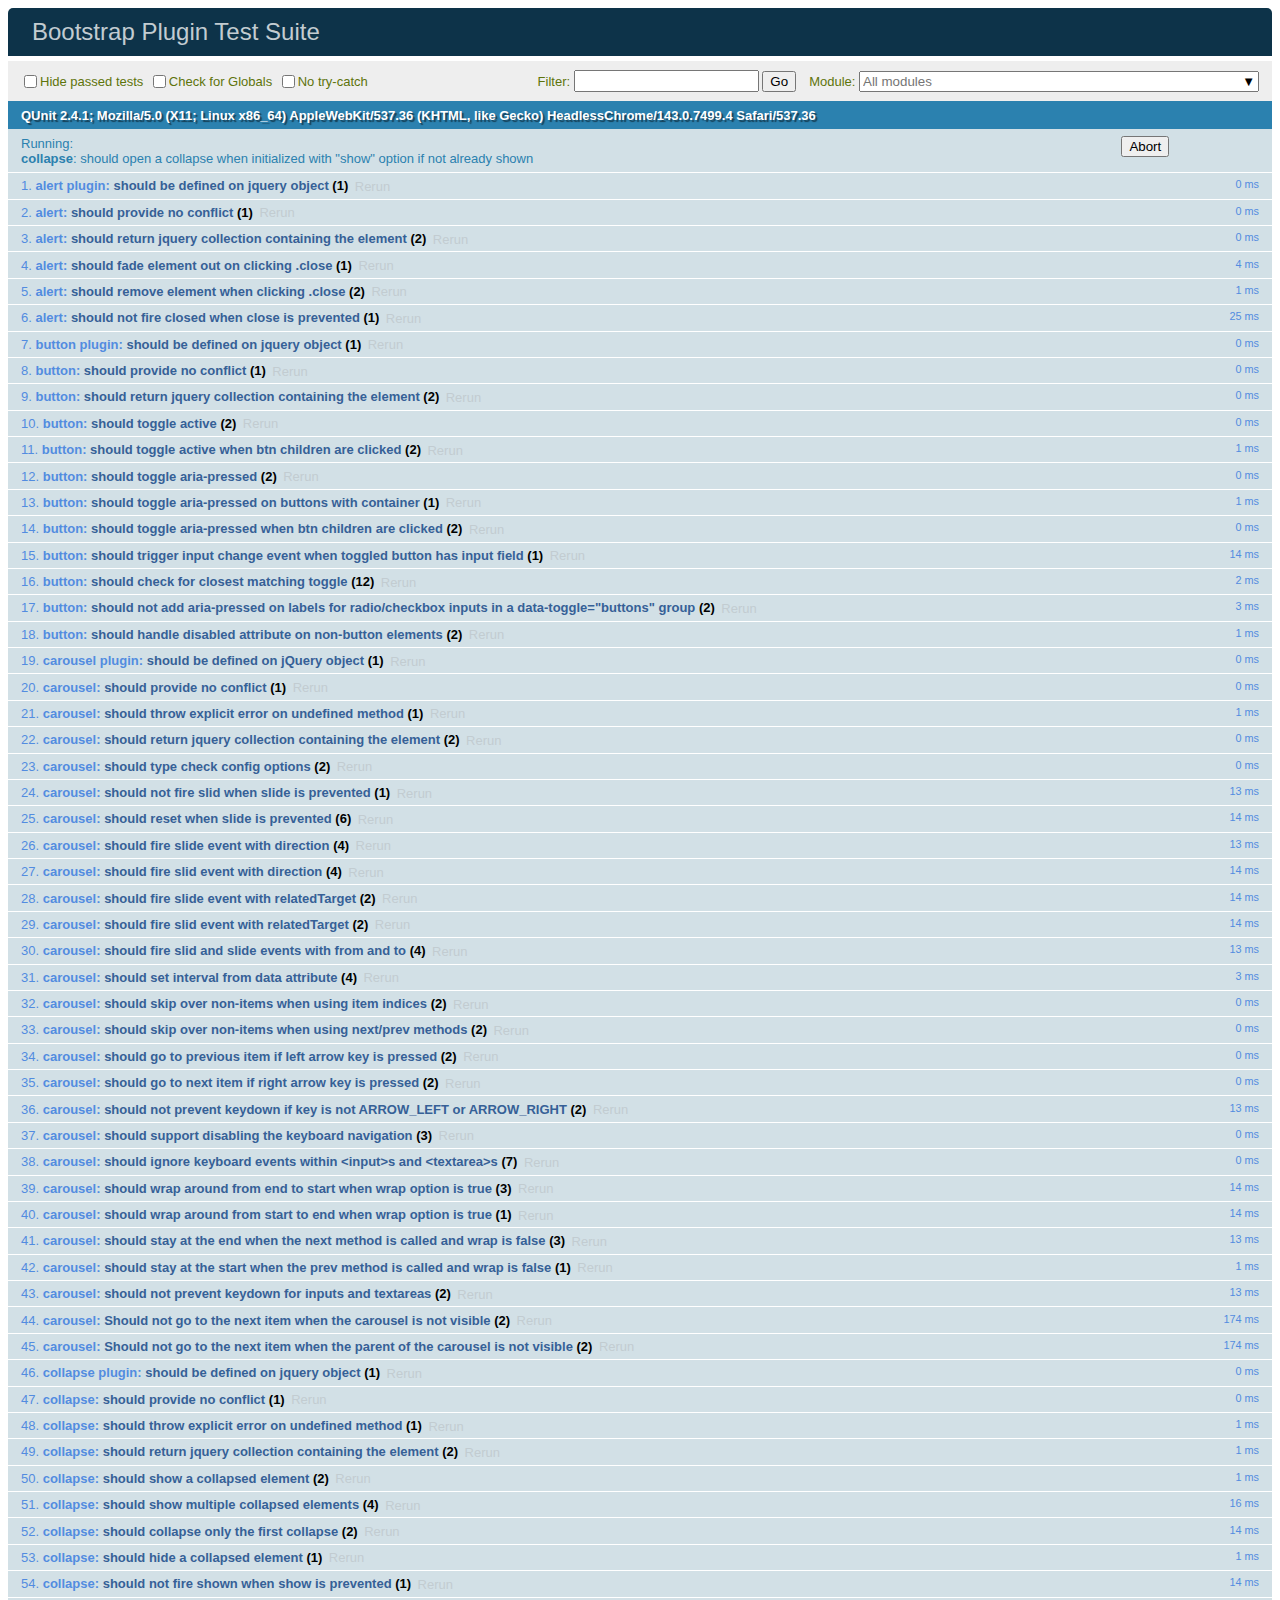
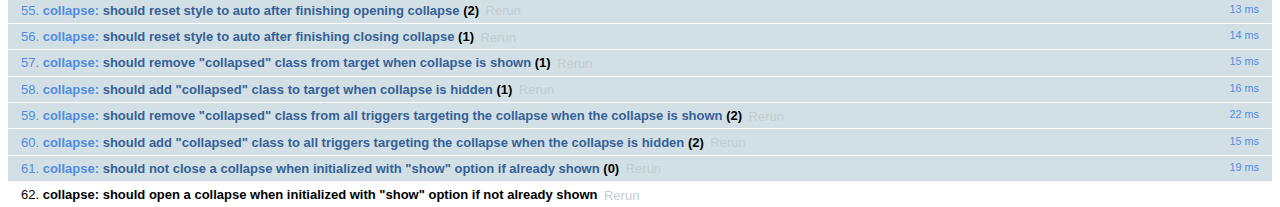
<file: assets/vendor/bootstrap/bootstrap-4.0.0/js/tests/index.html>
<!doctype html>
<html lang="en">
  <head>
    <meta charset="utf-8">
    <meta name="viewport" content="width=device-width, initial-scale=1, shrink-to-fit=no">
    <title>Bootstrap Plugin Test Suite</title>

    <!-- jQuery -->
    <script>
      (function () {
        var path = '../../assets/js/vendor/jquery-slim.min.js'
        // get jquery param from the query string.
        var jQueryVersion = location.search.match(/[?&]jquery=(.*?)(?=&|$)/)

        // If a version was specified, use that version from our vendor folder
        if (jQueryVersion) {
          path = 'vendor/jquery-' + jQueryVersion[1] + '.min.js'
        }
        document.write('<script src="' + path + '"><\/script>')
      }())
    </script>
    <script src="../../assets/js/vendor/popper.min.js"></script>

    <!-- QUnit -->
    <link rel="stylesheet" href="vendor/qunit.css" media="screen">
    <script src="vendor/qunit.js"></script>

    <script>
      // Disable jQuery event aliases to ensure we don't accidentally use any of them
      [
        'blur',
        'focus',
        'focusin',
        'focusout',
        'resize',
        'scroll',
        'click',
        'dblclick',
        'mousedown',
        'mouseup',
        'mousemove',
        'mouseover',
        'mouseout',
        'mouseenter',
        'mouseleave',
        'change',
        'select',
        'submit',
        'keydown',
        'keypress',
        'keyup',
        'contextmenu'
      ].forEach(function(eventAlias) {
        $.fn[eventAlias] = function() {
          throw new Error('Using the ".' + eventAlias + '()" method is not allowed, so that Bootstrap can be compatible with custom jQuery builds which exclude the "event aliases" module that defines said method. See https://github.com/twbs/bootstrap/blob/master/CONTRIBUTING.md#js')
        }
      })

      // Require assert.expect in each test
      QUnit.config.requireExpects = true

      // See https://github.com/axemclion/grunt-saucelabs#test-result-details-with-qunit
      var log = []
      var testName

      QUnit.done(function(testResults) {
        var tests = []
        for (var i = 0; i < log.length; i++) {
          var details = log[i]
          tests.push({
            name: details.name,
            result: details.result,
            expected: details.expected,
            actual: details.actual,
            source: details.source
          })
        }
        testResults.tests = tests

        window.global_test_results = testResults
      })

      QUnit.testStart(function(testDetails) {
        QUnit.log(function(details) {
          if (!details.result) {
            details.name = testDetails.name
            log.push(details)
          }
        })
      })

      // Display fixture on-screen on iOS to avoid false positives
      // See https://github.com/twbs/bootstrap/pull/15955
      if (/iPhone|iPad|iPod/.test(navigator.userAgent)) {
        QUnit.begin(function() {
          $('#qunit-fixture').css({ top: 0, left: 0 })
        })

        QUnit.done(function() {
          $('#qunit-fixture').css({ top: '', left: '' })
        })
      }
    </script>

    <!-- Transpiled Plugins -->
    <script src="../dist/util.js"></script>
    <script src="../dist/alert.js"></script>
    <script src="../dist/button.js"></script>
    <script src="../dist/carousel.js"></script>
    <script src="../dist/collapse.js"></script>
    <script src="../dist/dropdown.js"></script>
    <script src="../dist/modal.js"></script>
    <script src="../dist/scrollspy.js"></script>
    <script src="../dist/tab.js"></script>
    <script src="../dist/tooltip.js"></script>
    <script src="../dist/popover.js"></script>

    <!-- Unit Tests -->
    <script src="unit/alert.js"></script>
    <script src="unit/button.js"></script>
    <script src="unit/carousel.js"></script>
    <script src="unit/collapse.js"></script>
    <script src="unit/dropdown.js"></script>
    <script src="unit/modal.js"></script>
    <script src="unit/scrollspy.js"></script>
    <script src="unit/tab.js"></script>
    <script src="unit/tooltip.js"></script>
    <script src="unit/popover.js"></script>
    <script src="unit/util.js"></script>
  </head>
  <body>
    <div id="qunit-container">
      <div id="qunit"></div>
      <div id="qunit-fixture"></div>
    </div>
  </body>
</html>
</file>
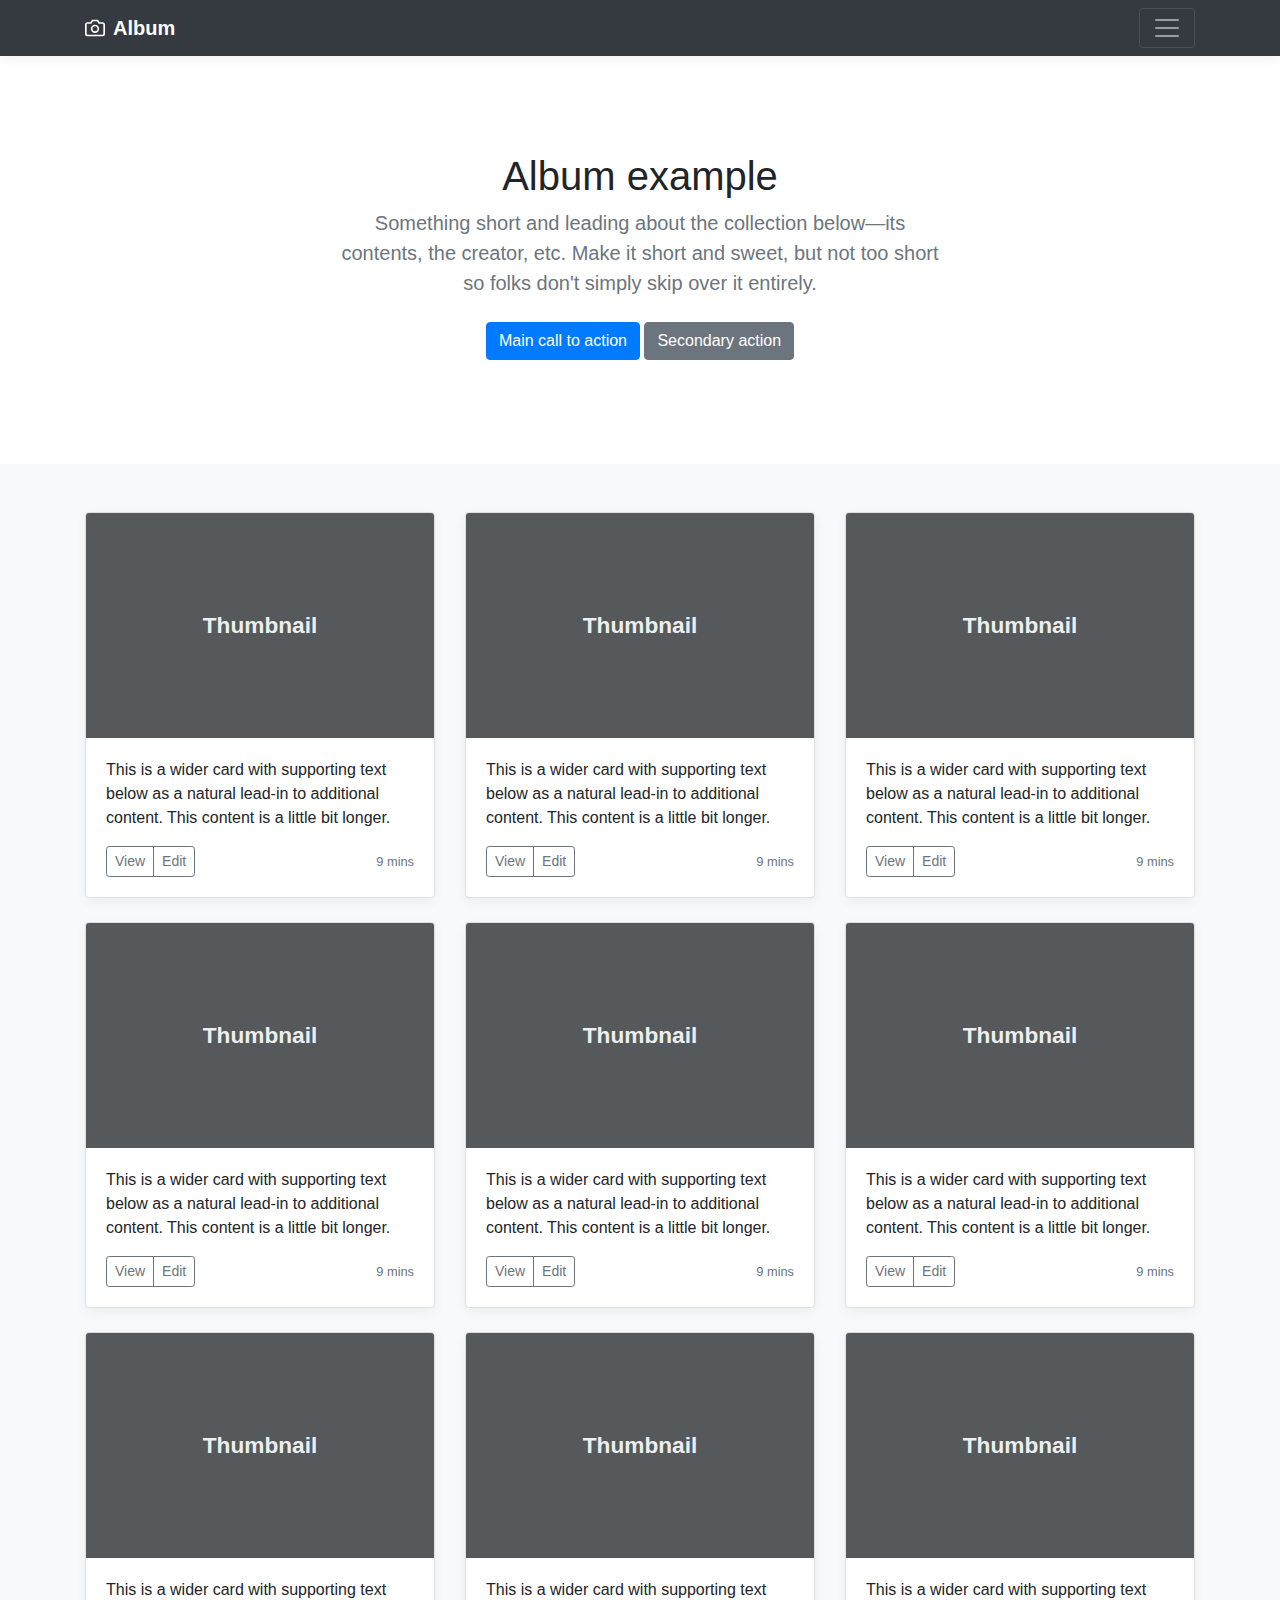
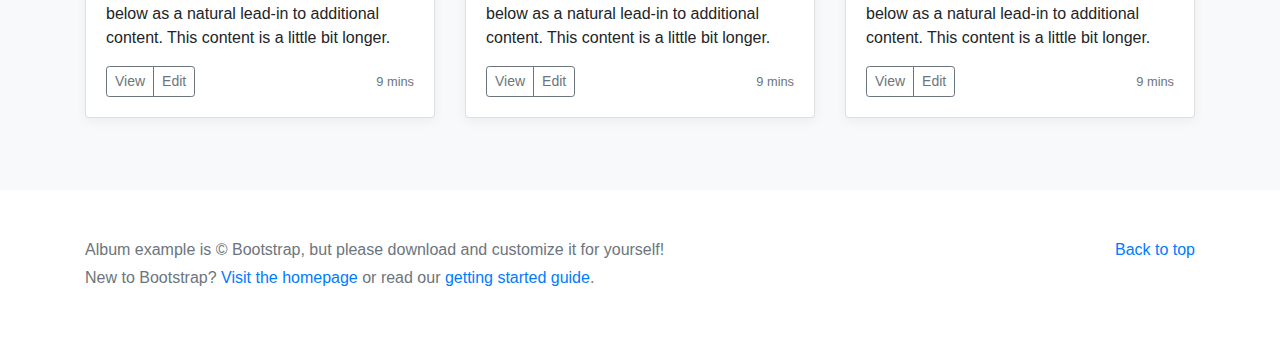
<file: assets/vendor/bootstrap/bootstrap-4.0.0/docs/4.0/examples/album/index.html>
<!doctype html>
<html lang="en">
  <head>
    <meta charset="utf-8">
    <meta name="viewport" content="width=device-width, initial-scale=1, shrink-to-fit=no">
    <meta name="description" content="">
    <meta name="author" content="">
    <link rel="icon" href="../../../../favicon.ico">

    <title>Album example for Bootstrap</title>

    <!-- Bootstrap core CSS -->
    <link href="../../../../dist/css/bootstrap.min.css" rel="stylesheet">

    <!-- Custom styles for this template -->
    <link href="album.css" rel="stylesheet">
  </head>

  <body>

    <header>
      <div class="collapse bg-dark" id="navbarHeader">
        <div class="container">
          <div class="row">
            <div class="col-sm-8 col-md-7 py-4">
              <h4 class="text-white">About</h4>
              <p class="text-muted">Add some information about the album below, the author, or any other background context. Make it a few sentences long so folks can pick up some informative tidbits. Then, link them off to some social networking sites or contact information.</p>
            </div>
            <div class="col-sm-4 offset-md-1 py-4">
              <h4 class="text-white">Contact</h4>
              <ul class="list-unstyled">
                <li><a href="#" class="text-white">Follow on Twitter</a></li>
                <li><a href="#" class="text-white">Like on Facebook</a></li>
                <li><a href="#" class="text-white">Email me</a></li>
              </ul>
            </div>
          </div>
        </div>
      </div>
      <div class="navbar navbar-dark bg-dark box-shadow">
        <div class="container d-flex justify-content-between">
          <a href="#" class="navbar-brand d-flex align-items-center">
            <svg xmlns="http://www.w3.org/2000/svg" width="20" height="20" viewBox="0 0 24 24" fill="none" stroke="currentColor" stroke-width="2" stroke-linecap="round" stroke-linejoin="round" class="mr-2"><path d="M23 19a2 2 0 0 1-2 2H3a2 2 0 0 1-2-2V8a2 2 0 0 1 2-2h4l2-3h6l2 3h4a2 2 0 0 1 2 2z"></path><circle cx="12" cy="13" r="4"></circle></svg>
            <strong>Album</strong>
          </a>
          <button class="navbar-toggler" type="button" data-toggle="collapse" data-target="#navbarHeader" aria-controls="navbarHeader" aria-expanded="false" aria-label="Toggle navigation">
            <span class="navbar-toggler-icon"></span>
          </button>
        </div>
      </div>
    </header>

    <main role="main">

      <section class="jumbotron text-center">
        <div class="container">
          <h1 class="jumbotron-heading">Album example</h1>
          <p class="lead text-muted">Something short and leading about the collection below—its contents, the creator, etc. Make it short and sweet, but not too short so folks don't simply skip over it entirely.</p>
          <p>
            <a href="#" class="btn btn-primary my-2">Main call to action</a>
            <a href="#" class="btn btn-secondary my-2">Secondary action</a>
          </p>
        </div>
      </section>

      <div class="album py-5 bg-light">
        <div class="container">

          <div class="row">
            <div class="col-md-4">
              <div class="card mb-4 box-shadow">
                <img class="card-img-top" data-src="holder.js/100px225?theme=thumb&bg=55595c&fg=eceeef&text=Thumbnail" alt="Card image cap">
                <div class="card-body">
                  <p class="card-text">This is a wider card with supporting text below as a natural lead-in to additional content. This content is a little bit longer.</p>
                  <div class="d-flex justify-content-between align-items-center">
                    <div class="btn-group">
                      <button type="button" class="btn btn-sm btn-outline-secondary">View</button>
                      <button type="button" class="btn btn-sm btn-outline-secondary">Edit</button>
                    </div>
                    <small class="text-muted">9 mins</small>
                  </div>
                </div>
              </div>
            </div>
            <div class="col-md-4">
              <div class="card mb-4 box-shadow">
                <img class="card-img-top" data-src="holder.js/100px225?theme=thumb&bg=55595c&fg=eceeef&text=Thumbnail" alt="Card image cap">
                <div class="card-body">
                  <p class="card-text">This is a wider card with supporting text below as a natural lead-in to additional content. This content is a little bit longer.</p>
                  <div class="d-flex justify-content-between align-items-center">
                    <div class="btn-group">
                      <button type="button" class="btn btn-sm btn-outline-secondary">View</button>
                      <button type="button" class="btn btn-sm btn-outline-secondary">Edit</button>
                    </div>
                    <small class="text-muted">9 mins</small>
                  </div>
                </div>
              </div>
            </div>
            <div class="col-md-4">
              <div class="card mb-4 box-shadow">
                <img class="card-img-top" data-src="holder.js/100px225?theme=thumb&bg=55595c&fg=eceeef&text=Thumbnail" alt="Card image cap">
                <div class="card-body">
                  <p class="card-text">This is a wider card with supporting text below as a natural lead-in to additional content. This content is a little bit longer.</p>
                  <div class="d-flex justify-content-between align-items-center">
                    <div class="btn-group">
                      <button type="button" class="btn btn-sm btn-outline-secondary">View</button>
                      <button type="button" class="btn btn-sm btn-outline-secondary">Edit</button>
                    </div>
                    <small class="text-muted">9 mins</small>
                  </div>
                </div>
              </div>
            </div>

            <div class="col-md-4">
              <div class="card mb-4 box-shadow">
                <img class="card-img-top" data-src="holder.js/100px225?theme=thumb&bg=55595c&fg=eceeef&text=Thumbnail" alt="Card image cap">
                <div class="card-body">
                  <p class="card-text">This is a wider card with supporting text below as a natural lead-in to additional content. This content is a little bit longer.</p>
                  <div class="d-flex justify-content-between align-items-center">
                    <div class="btn-group">
                      <button type="button" class="btn btn-sm btn-outline-secondary">View</button>
                      <button type="button" class="btn btn-sm btn-outline-secondary">Edit</button>
                    </div>
                    <small class="text-muted">9 mins</small>
                  </div>
                </div>
              </div>
            </div>
            <div class="col-md-4">
              <div class="card mb-4 box-shadow">
                <img class="card-img-top" data-src="holder.js/100px225?theme=thumb&bg=55595c&fg=eceeef&text=Thumbnail" alt="Card image cap">
                <div class="card-body">
                  <p class="card-text">This is a wider card with supporting text below as a natural lead-in to additional content. This content is a little bit longer.</p>
                  <div class="d-flex justify-content-between align-items-center">
                    <div class="btn-group">
                      <button type="button" class="btn btn-sm btn-outline-secondary">View</button>
                      <button type="button" class="btn btn-sm btn-outline-secondary">Edit</button>
                    </div>
                    <small class="text-muted">9 mins</small>
                  </div>
                </div>
              </div>
            </div>
            <div class="col-md-4">
              <div class="card mb-4 box-shadow">
                <img class="card-img-top" data-src="holder.js/100px225?theme=thumb&bg=55595c&fg=eceeef&text=Thumbnail" alt="Card image cap">
                <div class="card-body">
                  <p class="card-text">This is a wider card with supporting text below as a natural lead-in to additional content. This content is a little bit longer.</p>
                  <div class="d-flex justify-content-between align-items-center">
                    <div class="btn-group">
                      <button type="button" class="btn btn-sm btn-outline-secondary">View</button>
                      <button type="button" class="btn btn-sm btn-outline-secondary">Edit</button>
                    </div>
                    <small class="text-muted">9 mins</small>
                  </div>
                </div>
              </div>
            </div>

            <div class="col-md-4">
              <div class="card mb-4 box-shadow">
                <img class="card-img-top" data-src="holder.js/100px225?theme=thumb&bg=55595c&fg=eceeef&text=Thumbnail" alt="Card image cap">
                <div class="card-body">
                  <p class="card-text">This is a wider card with supporting text below as a natural lead-in to additional content. This content is a little bit longer.</p>
                  <div class="d-flex justify-content-between align-items-center">
                    <div class="btn-group">
                      <button type="button" class="btn btn-sm btn-outline-secondary">View</button>
                      <button type="button" class="btn btn-sm btn-outline-secondary">Edit</button>
                    </div>
                    <small class="text-muted">9 mins</small>
                  </div>
                </div>
              </div>
            </div>
            <div class="col-md-4">
              <div class="card mb-4 box-shadow">
                <img class="card-img-top" data-src="holder.js/100px225?theme=thumb&bg=55595c&fg=eceeef&text=Thumbnail" alt="Card image cap">
                <div class="card-body">
                  <p class="card-text">This is a wider card with supporting text below as a natural lead-in to additional content. This content is a little bit longer.</p>
                  <div class="d-flex justify-content-between align-items-center">
                    <div class="btn-group">
                      <button type="button" class="btn btn-sm btn-outline-secondary">View</button>
                      <button type="button" class="btn btn-sm btn-outline-secondary">Edit</button>
                    </div>
                    <small class="text-muted">9 mins</small>
                  </div>
                </div>
              </div>
            </div>
            <div class="col-md-4">
              <div class="card mb-4 box-shadow">
                <img class="card-img-top" data-src="holder.js/100px225?theme=thumb&bg=55595c&fg=eceeef&text=Thumbnail" alt="Card image cap">
                <div class="card-body">
                  <p class="card-text">This is a wider card with supporting text below as a natural lead-in to additional content. This content is a little bit longer.</p>
                  <div class="d-flex justify-content-between align-items-center">
                    <div class="btn-group">
                      <button type="button" class="btn btn-sm btn-outline-secondary">View</button>
                      <button type="button" class="btn btn-sm btn-outline-secondary">Edit</button>
                    </div>
                    <small class="text-muted">9 mins</small>
                  </div>
                </div>
              </div>
            </div>
          </div>
        </div>
      </div>

    </main>

    <footer class="text-muted">
      <div class="container">
        <p class="float-right">
          <a href="#">Back to top</a>
        </p>
        <p>Album example is &copy; Bootstrap, but please download and customize it for yourself!</p>
        <p>New to Bootstrap? <a href="../../">Visit the homepage</a> or read our <a href="../../getting-started/">getting started guide</a>.</p>
      </div>
    </footer>

    <!-- Bootstrap core JavaScript
    ================================================== -->
    <!-- Placed at the end of the document so the pages load faster -->
    <script src="https://code.jquery.com/jquery-3.2.1.slim.min.js" integrity="sha384-KJ3o2DKtIkvYIK3UENzmM7KCkRr/rE9/Qpg6aAZGJwFDMVNA/GpGFF93hXpG5KkN" crossorigin="anonymous"></script>
    <script>window.jQuery || document.write('<script src="../../../../assets/js/vendor/jquery-slim.min.js"><\/script>')</script>
    <script src="../../../../assets/js/vendor/popper.min.js"></script>
    <script src="../../../../dist/js/bootstrap.min.js"></script>
    <script src="../../../../assets/js/vendor/holder.min.js"></script>
  </body>
</html>
</file>
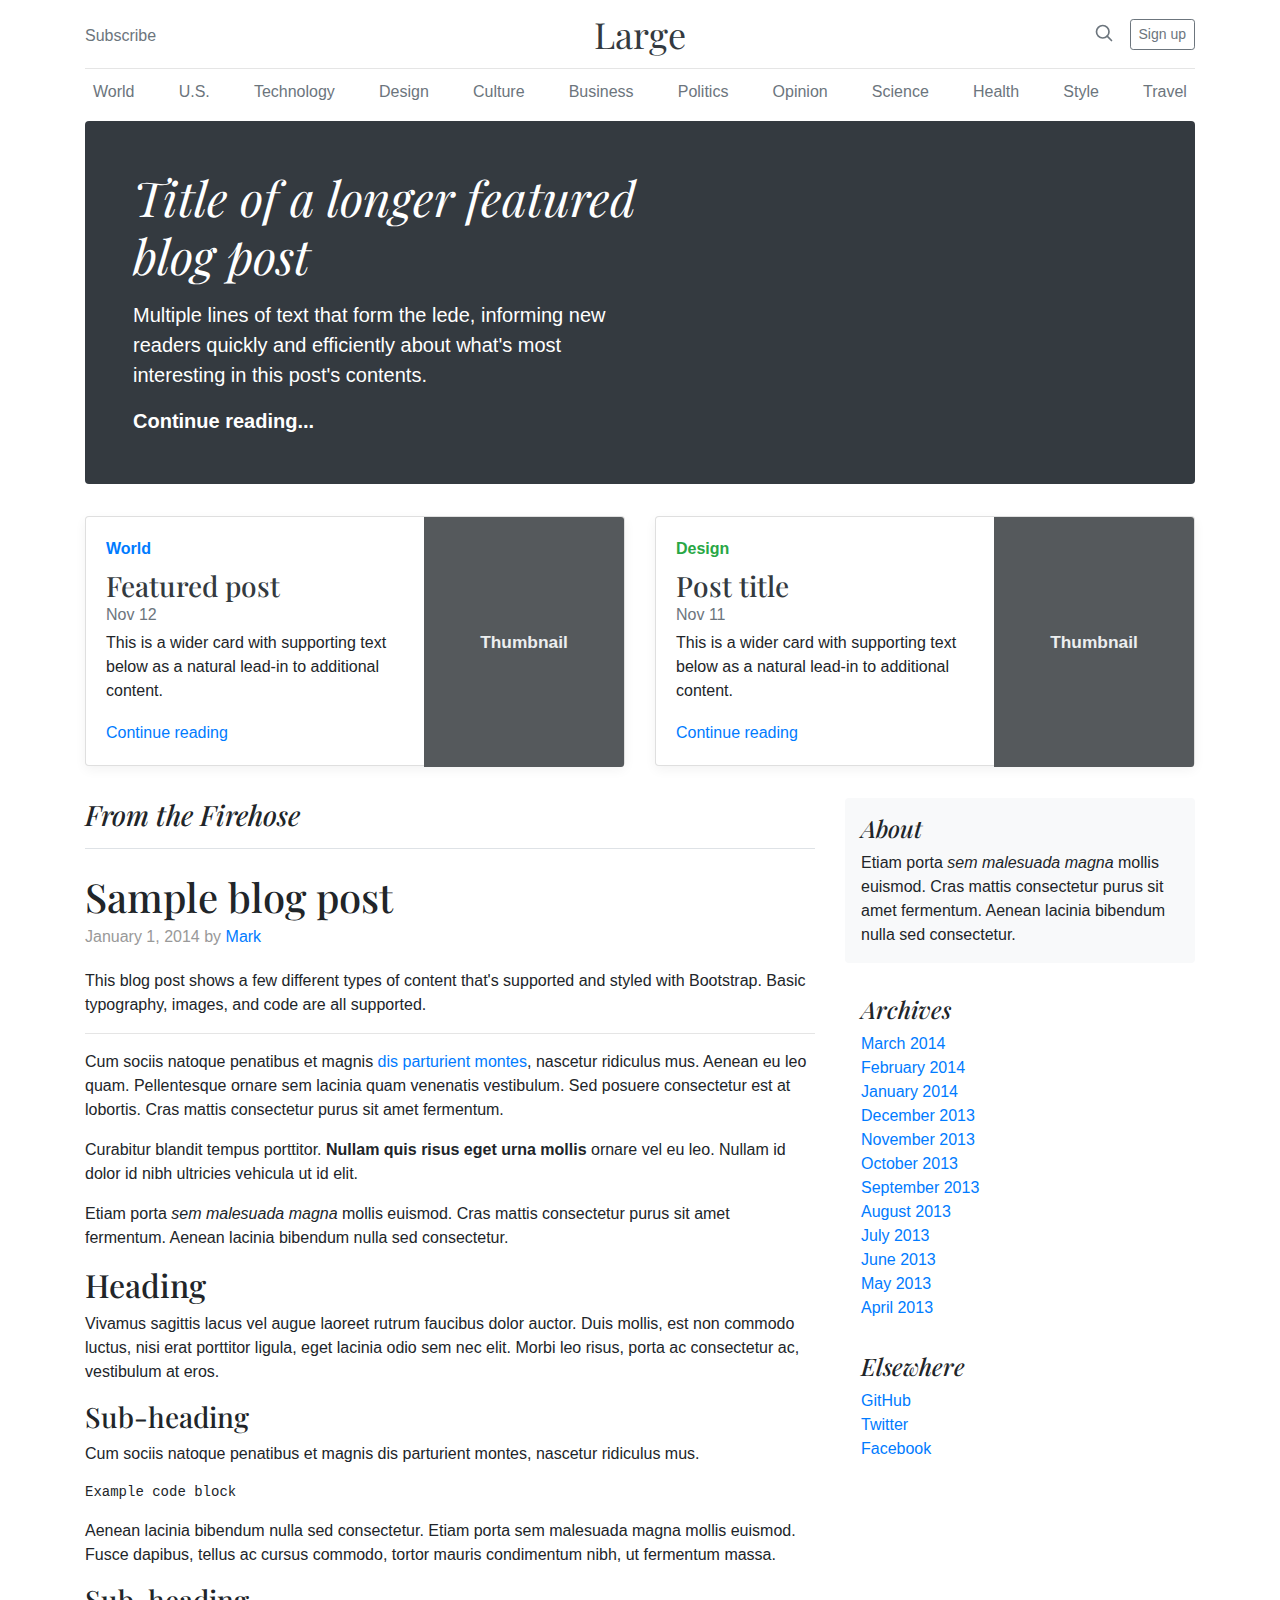
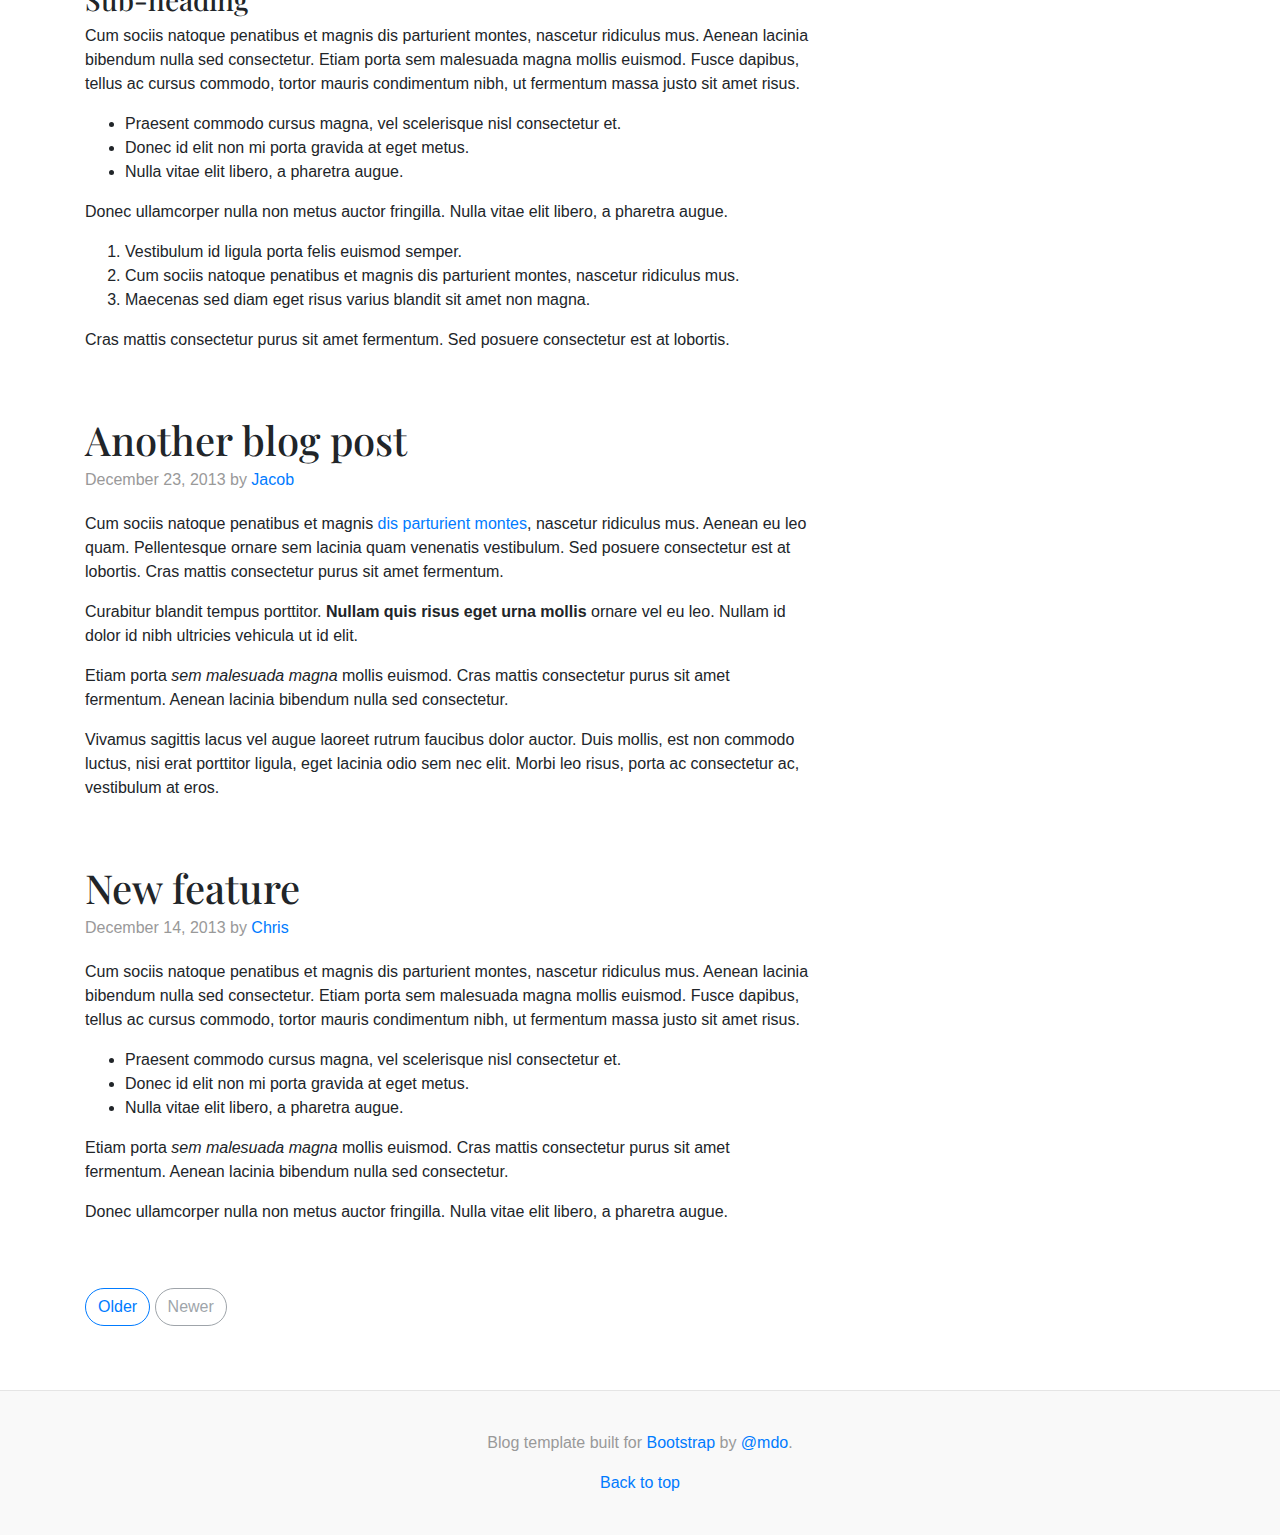
<file: assets/vendor/bootstrap/bootstrap-4.0.0/docs/4.0/examples/blog/index.html>
<!doctype html>
<html lang="en">
  <head>
    <meta charset="utf-8">
    <meta name="viewport" content="width=device-width, initial-scale=1, shrink-to-fit=no">
    <meta name="description" content="">
    <meta name="author" content="">
    <link rel="icon" href="../../../../favicon.ico">

    <title>Blog Template for Bootstrap</title>

    <!-- Bootstrap core CSS -->
    <link href="../../../../dist/css/bootstrap.min.css" rel="stylesheet">

    <!-- Custom styles for this template -->
    <link href="https://fonts.googleapis.com/css?family=Playfair+Display:700,900" rel="stylesheet">
    <link href="blog.css" rel="stylesheet">
  </head>

  <body>

    <div class="container">
      <header class="blog-header py-3">
        <div class="row flex-nowrap justify-content-between align-items-center">
          <div class="col-4 pt-1">
            <a class="text-muted" href="#">Subscribe</a>
          </div>
          <div class="col-4 text-center">
            <a class="blog-header-logo text-dark" href="#">Large</a>
          </div>
          <div class="col-4 d-flex justify-content-end align-items-center">
            <a class="text-muted" href="#">
              <svg xmlns="http://www.w3.org/2000/svg" width="20" height="20" viewBox="0 0 24 24" fill="none" stroke="currentColor" stroke-width="2" stroke-linecap="round" stroke-linejoin="round" class="mx-3"><circle cx="10.5" cy="10.5" r="7.5"></circle><line x1="21" y1="21" x2="15.8" y2="15.8"></line></svg>
            </a>
            <a class="btn btn-sm btn-outline-secondary" href="#">Sign up</a>
          </div>
        </div>
      </header>

      <div class="nav-scroller py-1 mb-2">
        <nav class="nav d-flex justify-content-between">
          <a class="p-2 text-muted" href="#">World</a>
          <a class="p-2 text-muted" href="#">U.S.</a>
          <a class="p-2 text-muted" href="#">Technology</a>
          <a class="p-2 text-muted" href="#">Design</a>
          <a class="p-2 text-muted" href="#">Culture</a>
          <a class="p-2 text-muted" href="#">Business</a>
          <a class="p-2 text-muted" href="#">Politics</a>
          <a class="p-2 text-muted" href="#">Opinion</a>
          <a class="p-2 text-muted" href="#">Science</a>
          <a class="p-2 text-muted" href="#">Health</a>
          <a class="p-2 text-muted" href="#">Style</a>
          <a class="p-2 text-muted" href="#">Travel</a>
        </nav>
      </div>

      <div class="jumbotron p-3 p-md-5 text-white rounded bg-dark">
        <div class="col-md-6 px-0">
          <h1 class="display-4 font-italic">Title of a longer featured blog post</h1>
          <p class="lead my-3">Multiple lines of text that form the lede, informing new readers quickly and efficiently about what's most interesting in this post's contents.</p>
          <p class="lead mb-0"><a href="#" class="text-white font-weight-bold">Continue reading...</a></p>
        </div>
      </div>

      <div class="row mb-2">
        <div class="col-md-6">
          <div class="card flex-md-row mb-4 box-shadow h-md-250">
            <div class="card-body d-flex flex-column align-items-start">
              <strong class="d-inline-block mb-2 text-primary">World</strong>
              <h3 class="mb-0">
                <a class="text-dark" href="#">Featured post</a>
              </h3>
              <div class="mb-1 text-muted">Nov 12</div>
              <p class="card-text mb-auto">This is a wider card with supporting text below as a natural lead-in to additional content.</p>
              <a href="#">Continue reading</a>
            </div>
            <img class="card-img-right flex-auto d-none d-md-block" data-src="holder.js/200x250?theme=thumb" alt="Card image cap">
          </div>
        </div>
        <div class="col-md-6">
          <div class="card flex-md-row mb-4 box-shadow h-md-250">
            <div class="card-body d-flex flex-column align-items-start">
              <strong class="d-inline-block mb-2 text-success">Design</strong>
              <h3 class="mb-0">
                <a class="text-dark" href="#">Post title</a>
              </h3>
              <div class="mb-1 text-muted">Nov 11</div>
              <p class="card-text mb-auto">This is a wider card with supporting text below as a natural lead-in to additional content.</p>
              <a href="#">Continue reading</a>
            </div>
            <img class="card-img-right flex-auto d-none d-md-block" data-src="holder.js/200x250?theme=thumb" alt="Card image cap">
          </div>
        </div>
      </div>
    </div>

    <main role="main" class="container">
      <div class="row">
        <div class="col-md-8 blog-main">
          <h3 class="pb-3 mb-4 font-italic border-bottom">
            From the Firehose
          </h3>

          <div class="blog-post">
            <h2 class="blog-post-title">Sample blog post</h2>
            <p class="blog-post-meta">January 1, 2014 by <a href="#">Mark</a></p>

            <p>This blog post shows a few different types of content that's supported and styled with Bootstrap. Basic typography, images, and code are all supported.</p>
            <hr>
            <p>Cum sociis natoque penatibus et magnis <a href="#">dis parturient montes</a>, nascetur ridiculus mus. Aenean eu leo quam. Pellentesque ornare sem lacinia quam venenatis vestibulum. Sed posuere consectetur est at lobortis. Cras mattis consectetur purus sit amet fermentum.</p>
            <blockquote>
              <p>Curabitur blandit tempus porttitor. <strong>Nullam quis risus eget urna mollis</strong> ornare vel eu leo. Nullam id dolor id nibh ultricies vehicula ut id elit.</p>
            </blockquote>
            <p>Etiam porta <em>sem malesuada magna</em> mollis euismod. Cras mattis consectetur purus sit amet fermentum. Aenean lacinia bibendum nulla sed consectetur.</p>
            <h2>Heading</h2>
            <p>Vivamus sagittis lacus vel augue laoreet rutrum faucibus dolor auctor. Duis mollis, est non commodo luctus, nisi erat porttitor ligula, eget lacinia odio sem nec elit. Morbi leo risus, porta ac consectetur ac, vestibulum at eros.</p>
            <h3>Sub-heading</h3>
            <p>Cum sociis natoque penatibus et magnis dis parturient montes, nascetur ridiculus mus.</p>
            <pre><code>Example code block</code></pre>
            <p>Aenean lacinia bibendum nulla sed consectetur. Etiam porta sem malesuada magna mollis euismod. Fusce dapibus, tellus ac cursus commodo, tortor mauris condimentum nibh, ut fermentum massa.</p>
            <h3>Sub-heading</h3>
            <p>Cum sociis natoque penatibus et magnis dis parturient montes, nascetur ridiculus mus. Aenean lacinia bibendum nulla sed consectetur. Etiam porta sem malesuada magna mollis euismod. Fusce dapibus, tellus ac cursus commodo, tortor mauris condimentum nibh, ut fermentum massa justo sit amet risus.</p>
            <ul>
              <li>Praesent commodo cursus magna, vel scelerisque nisl consectetur et.</li>
              <li>Donec id elit non mi porta gravida at eget metus.</li>
              <li>Nulla vitae elit libero, a pharetra augue.</li>
            </ul>
            <p>Donec ullamcorper nulla non metus auctor fringilla. Nulla vitae elit libero, a pharetra augue.</p>
            <ol>
              <li>Vestibulum id ligula porta felis euismod semper.</li>
              <li>Cum sociis natoque penatibus et magnis dis parturient montes, nascetur ridiculus mus.</li>
              <li>Maecenas sed diam eget risus varius blandit sit amet non magna.</li>
            </ol>
            <p>Cras mattis consectetur purus sit amet fermentum. Sed posuere consectetur est at lobortis.</p>
          </div><!-- /.blog-post -->

          <div class="blog-post">
            <h2 class="blog-post-title">Another blog post</h2>
            <p class="blog-post-meta">December 23, 2013 by <a href="#">Jacob</a></p>

            <p>Cum sociis natoque penatibus et magnis <a href="#">dis parturient montes</a>, nascetur ridiculus mus. Aenean eu leo quam. Pellentesque ornare sem lacinia quam venenatis vestibulum. Sed posuere consectetur est at lobortis. Cras mattis consectetur purus sit amet fermentum.</p>
            <blockquote>
              <p>Curabitur blandit tempus porttitor. <strong>Nullam quis risus eget urna mollis</strong> ornare vel eu leo. Nullam id dolor id nibh ultricies vehicula ut id elit.</p>
            </blockquote>
            <p>Etiam porta <em>sem malesuada magna</em> mollis euismod. Cras mattis consectetur purus sit amet fermentum. Aenean lacinia bibendum nulla sed consectetur.</p>
            <p>Vivamus sagittis lacus vel augue laoreet rutrum faucibus dolor auctor. Duis mollis, est non commodo luctus, nisi erat porttitor ligula, eget lacinia odio sem nec elit. Morbi leo risus, porta ac consectetur ac, vestibulum at eros.</p>
          </div><!-- /.blog-post -->

          <div class="blog-post">
            <h2 class="blog-post-title">New feature</h2>
            <p class="blog-post-meta">December 14, 2013 by <a href="#">Chris</a></p>

            <p>Cum sociis natoque penatibus et magnis dis parturient montes, nascetur ridiculus mus. Aenean lacinia bibendum nulla sed consectetur. Etiam porta sem malesuada magna mollis euismod. Fusce dapibus, tellus ac cursus commodo, tortor mauris condimentum nibh, ut fermentum massa justo sit amet risus.</p>
            <ul>
              <li>Praesent commodo cursus magna, vel scelerisque nisl consectetur et.</li>
              <li>Donec id elit non mi porta gravida at eget metus.</li>
              <li>Nulla vitae elit libero, a pharetra augue.</li>
            </ul>
            <p>Etiam porta <em>sem malesuada magna</em> mollis euismod. Cras mattis consectetur purus sit amet fermentum. Aenean lacinia bibendum nulla sed consectetur.</p>
            <p>Donec ullamcorper nulla non metus auctor fringilla. Nulla vitae elit libero, a pharetra augue.</p>
          </div><!-- /.blog-post -->

          <nav class="blog-pagination">
            <a class="btn btn-outline-primary" href="#">Older</a>
            <a class="btn btn-outline-secondary disabled" href="#">Newer</a>
          </nav>

        </div><!-- /.blog-main -->

        <aside class="col-md-4 blog-sidebar">
          <div class="p-3 mb-3 bg-light rounded">
            <h4 class="font-italic">About</h4>
            <p class="mb-0">Etiam porta <em>sem malesuada magna</em> mollis euismod. Cras mattis consectetur purus sit amet fermentum. Aenean lacinia bibendum nulla sed consectetur.</p>
          </div>

          <div class="p-3">
            <h4 class="font-italic">Archives</h4>
            <ol class="list-unstyled mb-0">
              <li><a href="#">March 2014</a></li>
              <li><a href="#">February 2014</a></li>
              <li><a href="#">January 2014</a></li>
              <li><a href="#">December 2013</a></li>
              <li><a href="#">November 2013</a></li>
              <li><a href="#">October 2013</a></li>
              <li><a href="#">September 2013</a></li>
              <li><a href="#">August 2013</a></li>
              <li><a href="#">July 2013</a></li>
              <li><a href="#">June 2013</a></li>
              <li><a href="#">May 2013</a></li>
              <li><a href="#">April 2013</a></li>
            </ol>
          </div>

          <div class="p-3">
            <h4 class="font-italic">Elsewhere</h4>
            <ol class="list-unstyled">
              <li><a href="#">GitHub</a></li>
              <li><a href="#">Twitter</a></li>
              <li><a href="#">Facebook</a></li>
            </ol>
          </div>
        </aside><!-- /.blog-sidebar -->

      </div><!-- /.row -->

    </main><!-- /.container -->

    <footer class="blog-footer">
      <p>Blog template built for <a href="https://getbootstrap.com/">Bootstrap</a> by <a href="https://twitter.com/mdo">@mdo</a>.</p>
      <p>
        <a href="#">Back to top</a>
      </p>
    </footer>

    <!-- Bootstrap core JavaScript
    ================================================== -->
    <!-- Placed at the end of the document so the pages load faster -->
    <script src="https://code.jquery.com/jquery-3.2.1.slim.min.js" integrity="sha384-KJ3o2DKtIkvYIK3UENzmM7KCkRr/rE9/Qpg6aAZGJwFDMVNA/GpGFF93hXpG5KkN" crossorigin="anonymous"></script>
    <script>window.jQuery || document.write('<script src="../../../../assets/js/vendor/jquery-slim.min.js"><\/script>')</script>
    <script src="../../../../assets/js/vendor/popper.min.js"></script>
    <script src="../../../../dist/js/bootstrap.min.js"></script>
    <script src="../../../../assets/js/vendor/holder.min.js"></script>
    <script>
      Holder.addTheme('thumb', {
        bg: '#55595c',
        fg: '#eceeef',
        text: 'Thumbnail'
      });
    </script>
  </body>
</html>
</file>
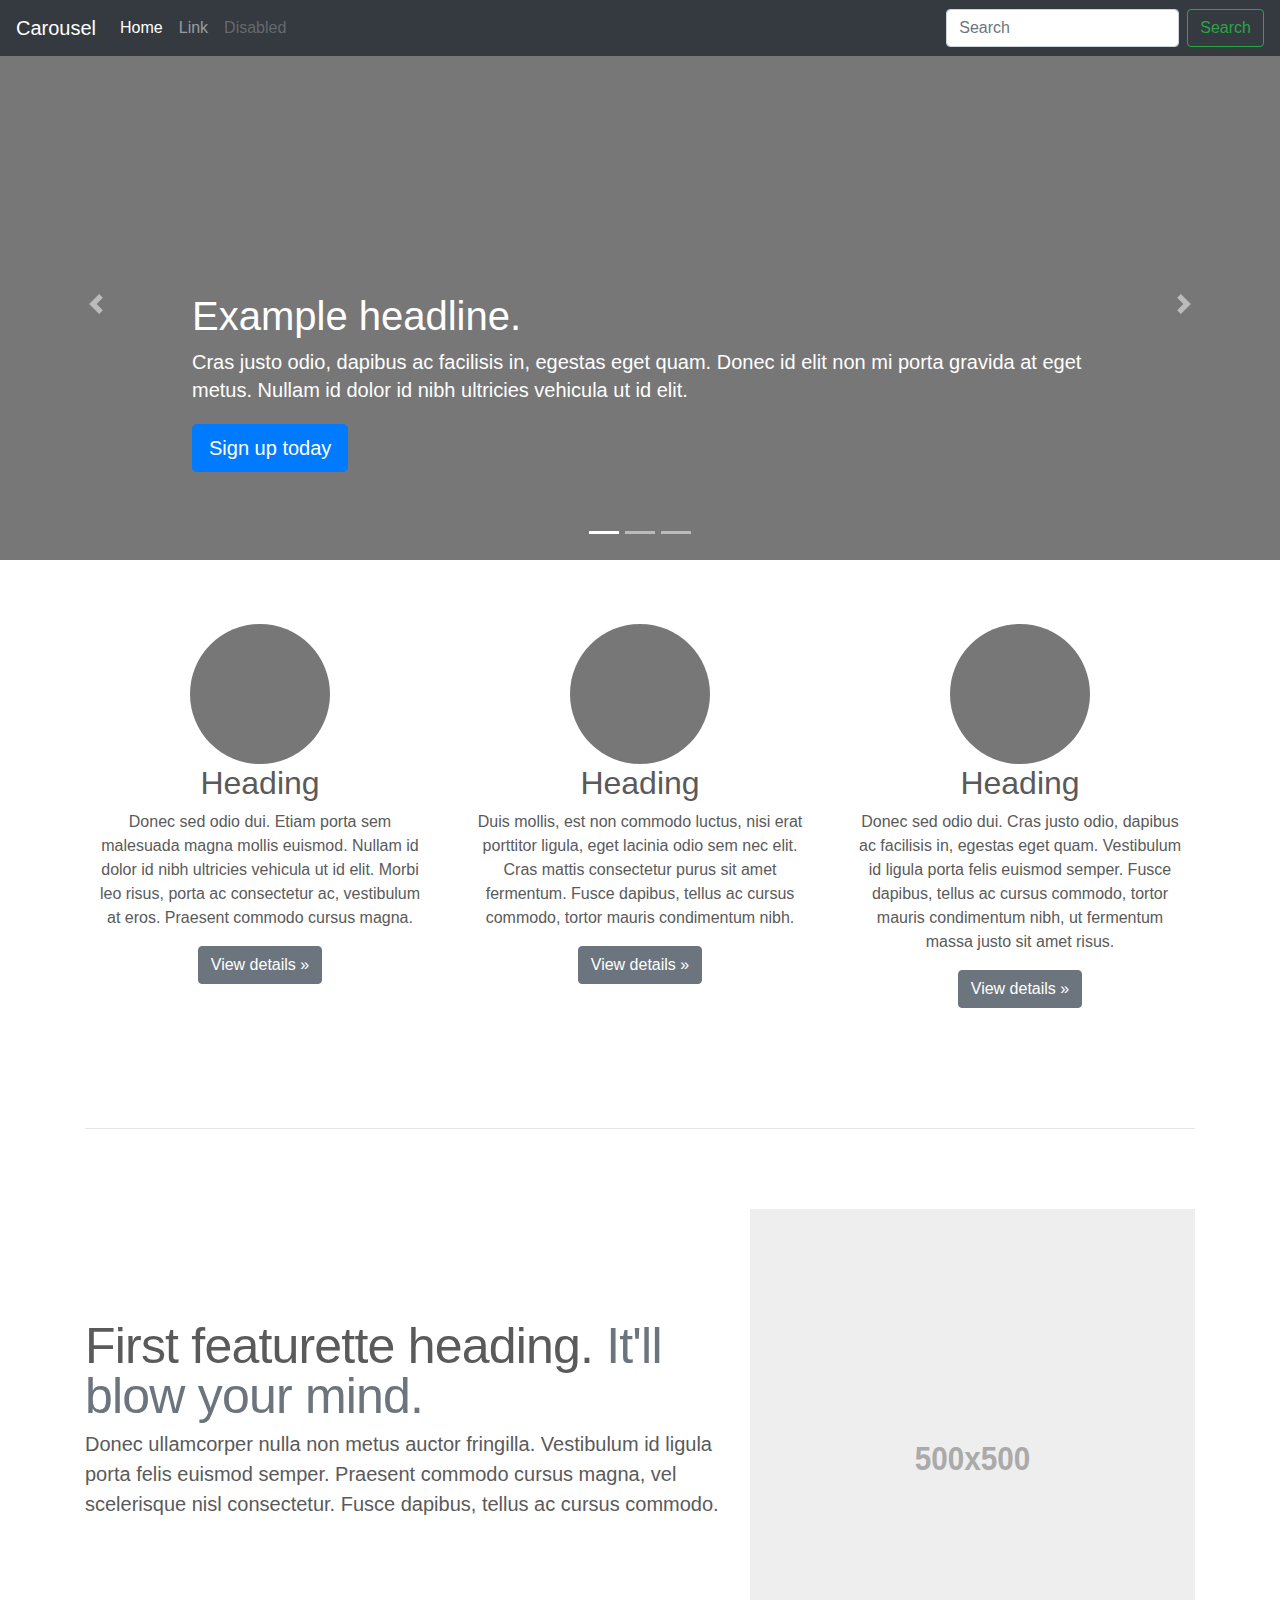
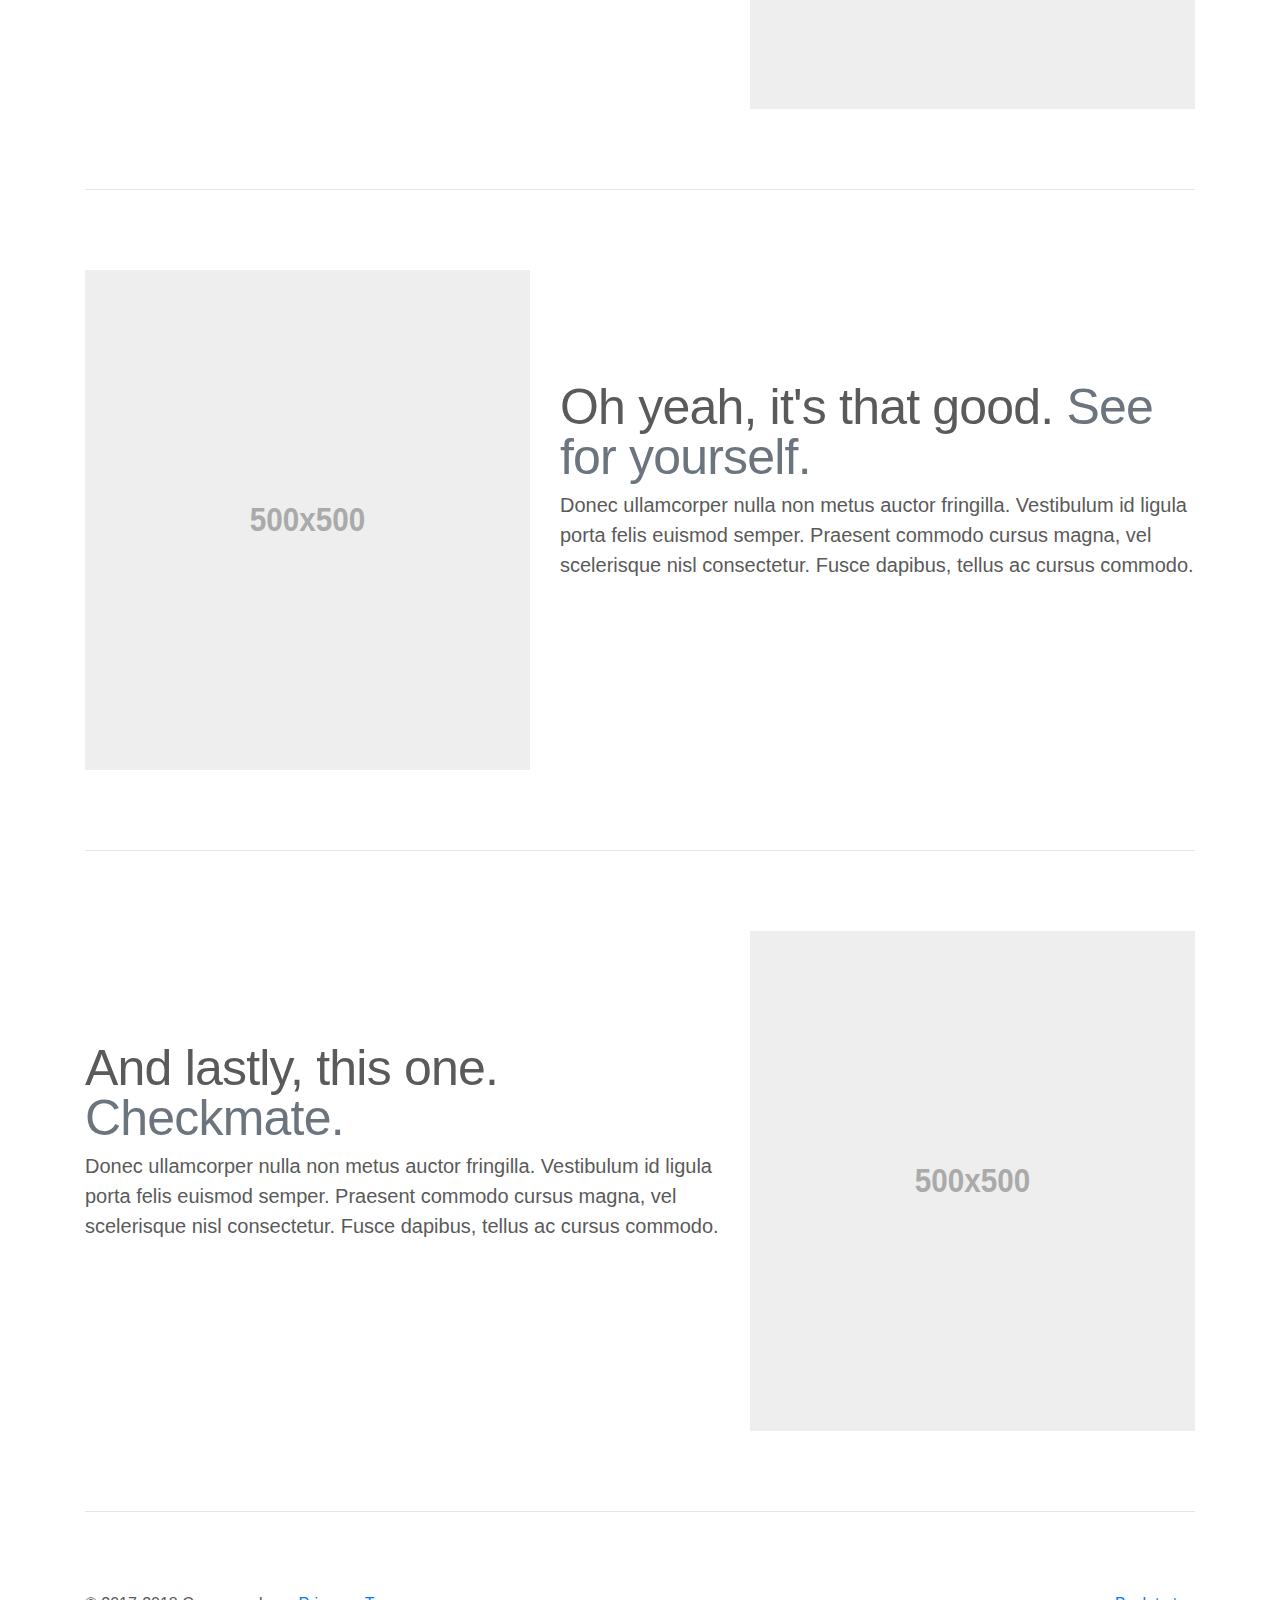
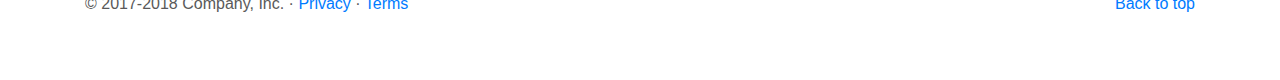
<file: assets/vendor/bootstrap/bootstrap-4.0.0/docs/4.0/examples/carousel/index.html>
<!doctype html>
<html lang="en">
  <head>
    <meta charset="utf-8">
    <meta name="viewport" content="width=device-width, initial-scale=1, shrink-to-fit=no">
    <meta name="description" content="">
    <meta name="author" content="">
    <link rel="icon" href="../../../../favicon.ico">

    <title>Carousel Template for Bootstrap</title>

    <!-- Bootstrap core CSS -->
    <link href="../../../../dist/css/bootstrap.min.css" rel="stylesheet">

    <!-- Custom styles for this template -->
    <link href="carousel.css" rel="stylesheet">
  </head>
  <body>

    <header>
      <nav class="navbar navbar-expand-md navbar-dark fixed-top bg-dark">
        <a class="navbar-brand" href="#">Carousel</a>
        <button class="navbar-toggler" type="button" data-toggle="collapse" data-target="#navbarCollapse" aria-controls="navbarCollapse" aria-expanded="false" aria-label="Toggle navigation">
          <span class="navbar-toggler-icon"></span>
        </button>
        <div class="collapse navbar-collapse" id="navbarCollapse">
          <ul class="navbar-nav mr-auto">
            <li class="nav-item active">
              <a class="nav-link" href="#">Home <span class="sr-only">(current)</span></a>
            </li>
            <li class="nav-item">
              <a class="nav-link" href="#">Link</a>
            </li>
            <li class="nav-item">
              <a class="nav-link disabled" href="#">Disabled</a>
            </li>
          </ul>
          <form class="form-inline mt-2 mt-md-0">
            <input class="form-control mr-sm-2" type="text" placeholder="Search" aria-label="Search">
            <button class="btn btn-outline-success my-2 my-sm-0" type="submit">Search</button>
          </form>
        </div>
      </nav>
    </header>

    <main role="main">

      <div id="myCarousel" class="carousel slide" data-ride="carousel">
        <ol class="carousel-indicators">
          <li data-target="#myCarousel" data-slide-to="0" class="active"></li>
          <li data-target="#myCarousel" data-slide-to="1"></li>
          <li data-target="#myCarousel" data-slide-to="2"></li>
        </ol>
        <div class="carousel-inner">
          <div class="carousel-item active">
            <img class="first-slide" src="[data-uri]" alt="First slide">
            <div class="container">
              <div class="carousel-caption text-left">
                <h1>Example headline.</h1>
                <p>Cras justo odio, dapibus ac facilisis in, egestas eget quam. Donec id elit non mi porta gravida at eget metus. Nullam id dolor id nibh ultricies vehicula ut id elit.</p>
                <p><a class="btn btn-lg btn-primary" href="#" role="button">Sign up today</a></p>
              </div>
            </div>
          </div>
          <div class="carousel-item">
            <img class="second-slide" src="[data-uri]" alt="Second slide">
            <div class="container">
              <div class="carousel-caption">
                <h1>Another example headline.</h1>
                <p>Cras justo odio, dapibus ac facilisis in, egestas eget quam. Donec id elit non mi porta gravida at eget metus. Nullam id dolor id nibh ultricies vehicula ut id elit.</p>
                <p><a class="btn btn-lg btn-primary" href="#" role="button">Learn more</a></p>
              </div>
            </div>
          </div>
          <div class="carousel-item">
            <img class="third-slide" src="[data-uri]" alt="Third slide">
            <div class="container">
              <div class="carousel-caption text-right">
                <h1>One more for good measure.</h1>
                <p>Cras justo odio, dapibus ac facilisis in, egestas eget quam. Donec id elit non mi porta gravida at eget metus. Nullam id dolor id nibh ultricies vehicula ut id elit.</p>
                <p><a class="btn btn-lg btn-primary" href="#" role="button">Browse gallery</a></p>
              </div>
            </div>
          </div>
        </div>
        <a class="carousel-control-prev" href="#myCarousel" role="button" data-slide="prev">
          <span class="carousel-control-prev-icon" aria-hidden="true"></span>
          <span class="sr-only">Previous</span>
        </a>
        <a class="carousel-control-next" href="#myCarousel" role="button" data-slide="next">
          <span class="carousel-control-next-icon" aria-hidden="true"></span>
          <span class="sr-only">Next</span>
        </a>
      </div>


      <!-- Marketing messaging and featurettes
      ================================================== -->
      <!-- Wrap the rest of the page in another container to center all the content. -->

      <div class="container marketing">

        <!-- Three columns of text below the carousel -->
        <div class="row">
          <div class="col-lg-4">
            <img class="rounded-circle" src="[data-uri]" alt="Generic placeholder image" width="140" height="140">
            <h2>Heading</h2>
            <p>Donec sed odio dui. Etiam porta sem malesuada magna mollis euismod. Nullam id dolor id nibh ultricies vehicula ut id elit. Morbi leo risus, porta ac consectetur ac, vestibulum at eros. Praesent commodo cursus magna.</p>
            <p><a class="btn btn-secondary" href="#" role="button">View details &raquo;</a></p>
          </div><!-- /.col-lg-4 -->
          <div class="col-lg-4">
            <img class="rounded-circle" src="[data-uri]" alt="Generic placeholder image" width="140" height="140">
            <h2>Heading</h2>
            <p>Duis mollis, est non commodo luctus, nisi erat porttitor ligula, eget lacinia odio sem nec elit. Cras mattis consectetur purus sit amet fermentum. Fusce dapibus, tellus ac cursus commodo, tortor mauris condimentum nibh.</p>
            <p><a class="btn btn-secondary" href="#" role="button">View details &raquo;</a></p>
          </div><!-- /.col-lg-4 -->
          <div class="col-lg-4">
            <img class="rounded-circle" src="[data-uri]" alt="Generic placeholder image" width="140" height="140">
            <h2>Heading</h2>
            <p>Donec sed odio dui. Cras justo odio, dapibus ac facilisis in, egestas eget quam. Vestibulum id ligula porta felis euismod semper. Fusce dapibus, tellus ac cursus commodo, tortor mauris condimentum nibh, ut fermentum massa justo sit amet risus.</p>
            <p><a class="btn btn-secondary" href="#" role="button">View details &raquo;</a></p>
          </div><!-- /.col-lg-4 -->
        </div><!-- /.row -->


        <!-- START THE FEATURETTES -->

        <hr class="featurette-divider">

        <div class="row featurette">
          <div class="col-md-7">
            <h2 class="featurette-heading">First featurette heading. <span class="text-muted">It'll blow your mind.</span></h2>
            <p class="lead">Donec ullamcorper nulla non metus auctor fringilla. Vestibulum id ligula porta felis euismod semper. Praesent commodo cursus magna, vel scelerisque nisl consectetur. Fusce dapibus, tellus ac cursus commodo.</p>
          </div>
          <div class="col-md-5">
            <img class="featurette-image img-fluid mx-auto" data-src="holder.js/500x500/auto" alt="Generic placeholder image">
          </div>
        </div>

        <hr class="featurette-divider">

        <div class="row featurette">
          <div class="col-md-7 order-md-2">
            <h2 class="featurette-heading">Oh yeah, it's that good. <span class="text-muted">See for yourself.</span></h2>
            <p class="lead">Donec ullamcorper nulla non metus auctor fringilla. Vestibulum id ligula porta felis euismod semper. Praesent commodo cursus magna, vel scelerisque nisl consectetur. Fusce dapibus, tellus ac cursus commodo.</p>
          </div>
          <div class="col-md-5 order-md-1">
            <img class="featurette-image img-fluid mx-auto" data-src="holder.js/500x500/auto" alt="Generic placeholder image">
          </div>
        </div>

        <hr class="featurette-divider">

        <div class="row featurette">
          <div class="col-md-7">
            <h2 class="featurette-heading">And lastly, this one. <span class="text-muted">Checkmate.</span></h2>
            <p class="lead">Donec ullamcorper nulla non metus auctor fringilla. Vestibulum id ligula porta felis euismod semper. Praesent commodo cursus magna, vel scelerisque nisl consectetur. Fusce dapibus, tellus ac cursus commodo.</p>
          </div>
          <div class="col-md-5">
            <img class="featurette-image img-fluid mx-auto" data-src="holder.js/500x500/auto" alt="Generic placeholder image">
          </div>
        </div>

        <hr class="featurette-divider">

        <!-- /END THE FEATURETTES -->

      </div><!-- /.container -->


      <!-- FOOTER -->
      <footer class="container">
        <p class="float-right"><a href="#">Back to top</a></p>
        <p>&copy; 2017-2018 Company, Inc. &middot; <a href="#">Privacy</a> &middot; <a href="#">Terms</a></p>
      </footer>
    </main>

    <!-- Bootstrap core JavaScript
    ================================================== -->
    <!-- Placed at the end of the document so the pages load faster -->
    <script src="https://code.jquery.com/jquery-3.2.1.slim.min.js" integrity="sha384-KJ3o2DKtIkvYIK3UENzmM7KCkRr/rE9/Qpg6aAZGJwFDMVNA/GpGFF93hXpG5KkN" crossorigin="anonymous"></script>
    <script>window.jQuery || document.write('<script src="../../../../assets/js/vendor/jquery-slim.min.js"><\/script>')</script>
    <script src="../../../../assets/js/vendor/popper.min.js"></script>
    <script src="../../../../dist/js/bootstrap.min.js"></script>
    <!-- Just to make our placeholder images work. Don't actually copy the next line! -->
    <script src="../../../../assets/js/vendor/holder.min.js"></script>
  </body>
</html>
</file>
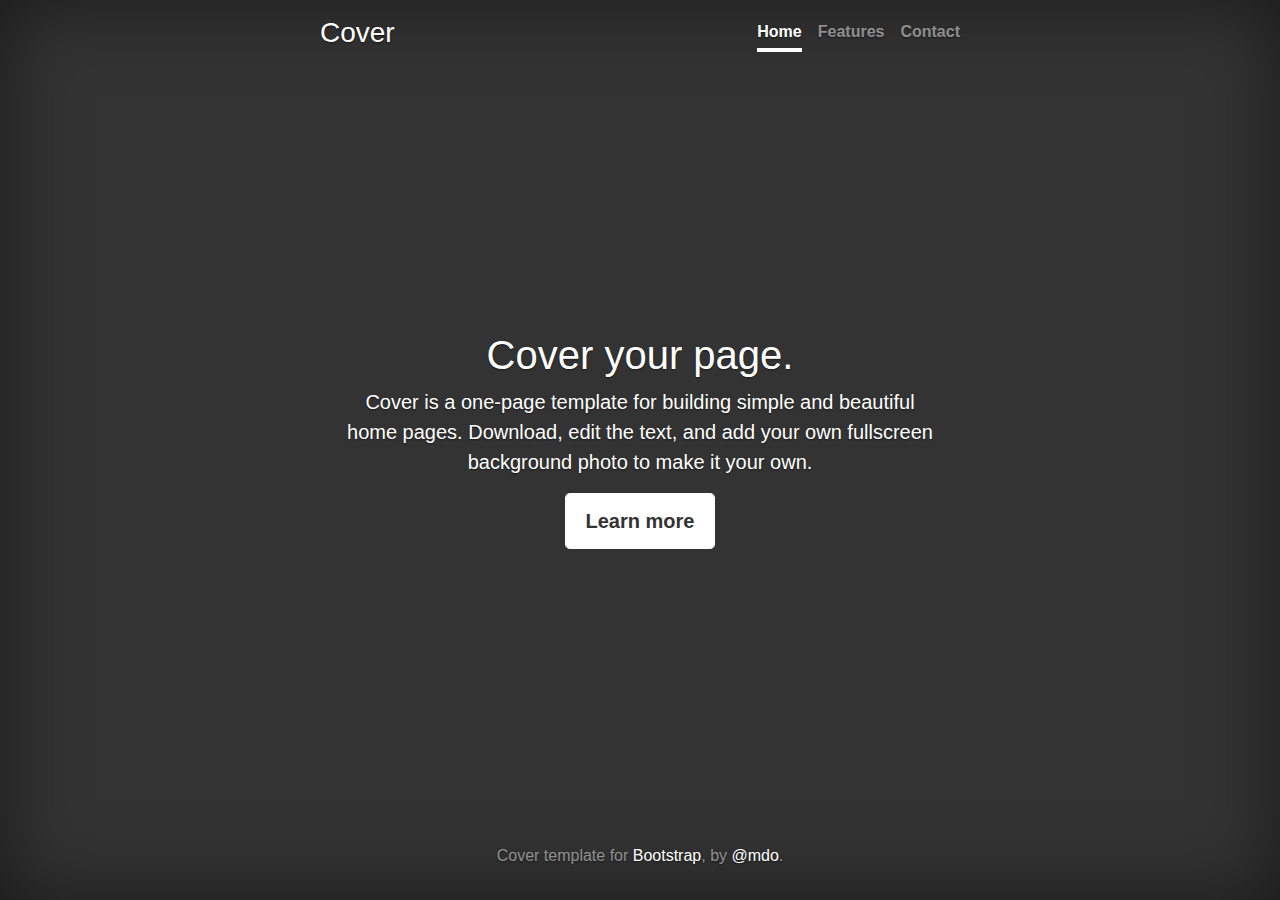
<file: assets/vendor/bootstrap/bootstrap-4.0.0/docs/4.0/examples/cover/index.html>
<!doctype html>
<html lang="en">
  <head>
    <meta charset="utf-8">
    <meta name="viewport" content="width=device-width, initial-scale=1, shrink-to-fit=no">
    <meta name="description" content="">
    <meta name="author" content="">
    <link rel="icon" href="../../../../favicon.ico">

    <title>Cover Template for Bootstrap</title>

    <!-- Bootstrap core CSS -->
    <link href="../../../../dist/css/bootstrap.min.css" rel="stylesheet">

    <!-- Custom styles for this template -->
    <link href="cover.css" rel="stylesheet">
  </head>

  <body class="text-center">

    <div class="cover-container d-flex h-100 p-3 mx-auto flex-column">
      <header class="masthead mb-auto">
        <div class="inner">
          <h3 class="masthead-brand">Cover</h3>
          <nav class="nav nav-masthead justify-content-center">
            <a class="nav-link active" href="#">Home</a>
            <a class="nav-link" href="#">Features</a>
            <a class="nav-link" href="#">Contact</a>
          </nav>
        </div>
      </header>

      <main role="main" class="inner cover">
        <h1 class="cover-heading">Cover your page.</h1>
        <p class="lead">Cover is a one-page template for building simple and beautiful home pages. Download, edit the text, and add your own fullscreen background photo to make it your own.</p>
        <p class="lead">
          <a href="#" class="btn btn-lg btn-secondary">Learn more</a>
        </p>
      </main>

      <footer class="mastfoot mt-auto">
        <div class="inner">
          <p>Cover template for <a href="https://getbootstrap.com/">Bootstrap</a>, by <a href="https://twitter.com/mdo">@mdo</a>.</p>
        </div>
      </footer>
    </div>


    <!-- Bootstrap core JavaScript
    ================================================== -->
    <!-- Placed at the end of the document so the pages load faster -->
    <script src="https://code.jquery.com/jquery-3.2.1.slim.min.js" integrity="sha384-KJ3o2DKtIkvYIK3UENzmM7KCkRr/rE9/Qpg6aAZGJwFDMVNA/GpGFF93hXpG5KkN" crossorigin="anonymous"></script>
    <script>window.jQuery || document.write('<script src="../../../../assets/js/vendor/jquery-slim.min.js"><\/script>')</script>
    <script src="../../../../assets/js/vendor/popper.min.js"></script>
    <script src="../../../../dist/js/bootstrap.min.js"></script>
  </body>
</html>
</file>
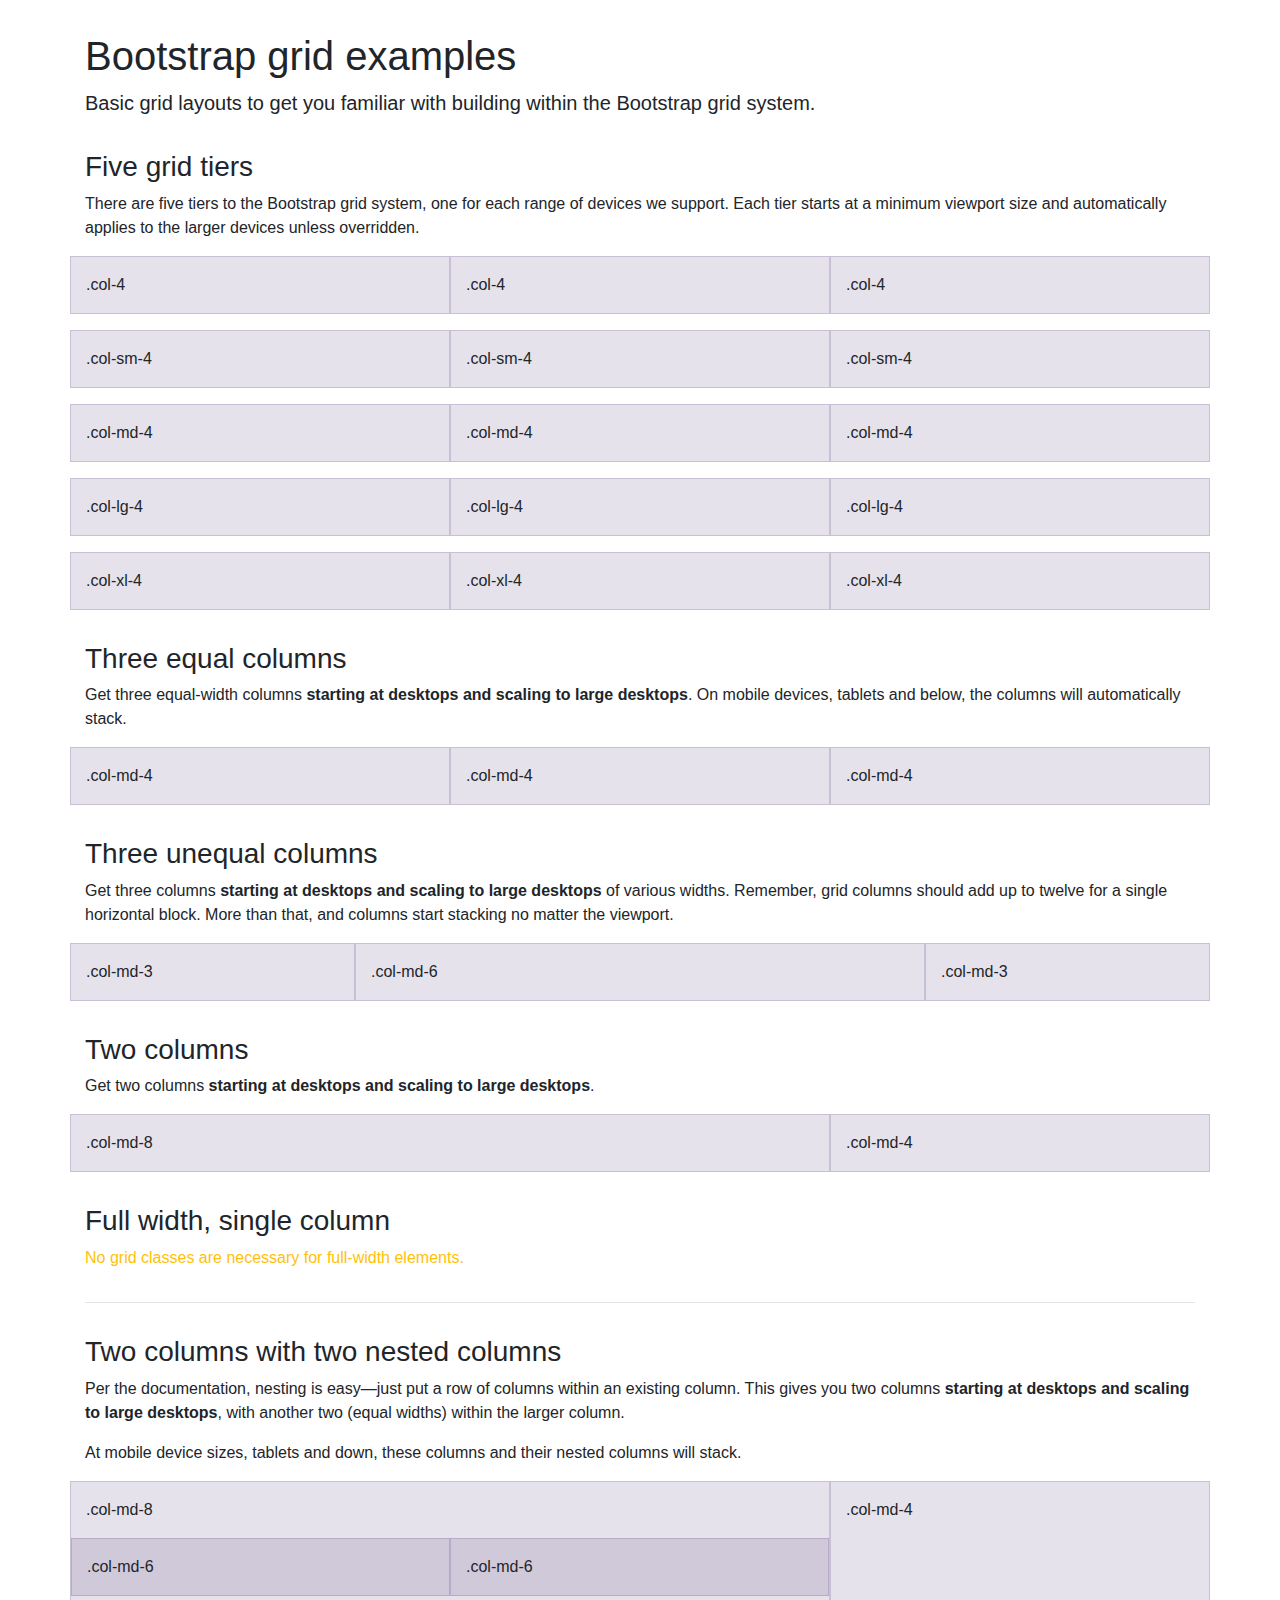
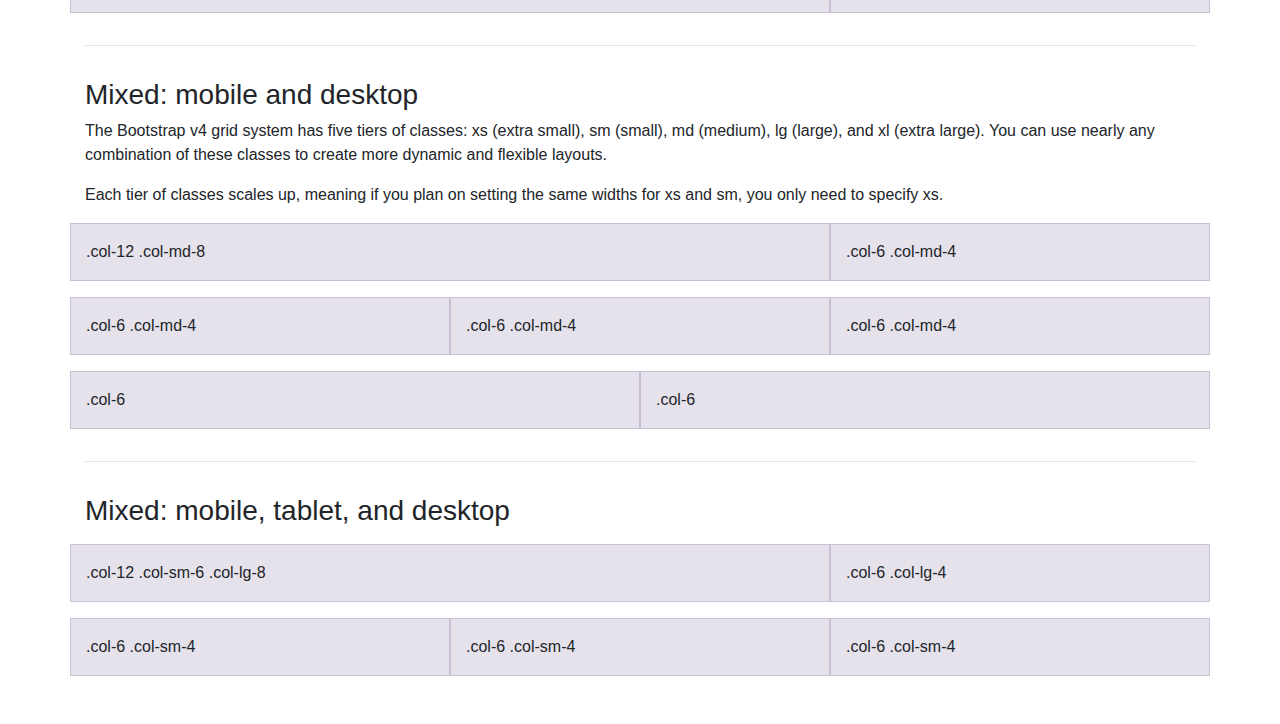
<file: assets/vendor/bootstrap/bootstrap-4.0.0/docs/4.0/examples/grid/index.html>
<!doctype html>
<html lang="en">
  <head>
    <meta charset="utf-8">
    <meta name="viewport" content="width=device-width, initial-scale=1, shrink-to-fit=no">
    <meta name="description" content="">
    <meta name="author" content="">
    <link rel="icon" href="../../../../favicon.ico">

    <title>Grid Template for Bootstrap</title>

    <!-- Bootstrap core CSS -->
    <link href="../../../../dist/css/bootstrap.min.css" rel="stylesheet">

    <!-- Custom styles for this template -->
    <link href="grid.css" rel="stylesheet">
  </head>

  <body>
    <div class="container">

      <h1>Bootstrap grid examples</h1>
      <p class="lead">Basic grid layouts to get you familiar with building within the Bootstrap grid system.</p>

      <h3>Five grid tiers</h3>
      <p>There are five tiers to the Bootstrap grid system, one for each range of devices we support. Each tier starts at a minimum viewport size and automatically applies to the larger devices unless overridden.</p>

      <div class="row">
        <div class="col-4">.col-4</div>
        <div class="col-4">.col-4</div>
        <div class="col-4">.col-4</div>
      </div>

      <div class="row">
        <div class="col-sm-4">.col-sm-4</div>
        <div class="col-sm-4">.col-sm-4</div>
        <div class="col-sm-4">.col-sm-4</div>
      </div>

      <div class="row">
        <div class="col-md-4">.col-md-4</div>
        <div class="col-md-4">.col-md-4</div>
        <div class="col-md-4">.col-md-4</div>
      </div>

      <div class="row">
        <div class="col-lg-4">.col-lg-4</div>
        <div class="col-lg-4">.col-lg-4</div>
        <div class="col-lg-4">.col-lg-4</div>
      </div>

      <div class="row">
        <div class="col-xl-4">.col-xl-4</div>
        <div class="col-xl-4">.col-xl-4</div>
        <div class="col-xl-4">.col-xl-4</div>
      </div>

      <h3>Three equal columns</h3>
      <p>Get three equal-width columns <strong>starting at desktops and scaling to large desktops</strong>. On mobile devices, tablets and below, the columns will automatically stack.</p>
      <div class="row">
        <div class="col-md-4">.col-md-4</div>
        <div class="col-md-4">.col-md-4</div>
        <div class="col-md-4">.col-md-4</div>
      </div>

      <h3>Three unequal columns</h3>
      <p>Get three columns <strong>starting at desktops and scaling to large desktops</strong> of various widths. Remember, grid columns should add up to twelve for a single horizontal block. More than that, and columns start stacking no matter the viewport.</p>
      <div class="row">
        <div class="col-md-3">.col-md-3</div>
        <div class="col-md-6">.col-md-6</div>
        <div class="col-md-3">.col-md-3</div>
      </div>

      <h3>Two columns</h3>
      <p>Get two columns <strong>starting at desktops and scaling to large desktops</strong>.</p>
      <div class="row">
        <div class="col-md-8">.col-md-8</div>
        <div class="col-md-4">.col-md-4</div>
      </div>

      <h3>Full width, single column</h3>
      <p class="text-warning">No grid classes are necessary for full-width elements.</p>

      <hr>

      <h3>Two columns with two nested columns</h3>
      <p>Per the documentation, nesting is easy—just put a row of columns within an existing column. This gives you two columns <strong>starting at desktops and scaling to large desktops</strong>, with another two (equal widths) within the larger column.</p>
      <p>At mobile device sizes, tablets and down, these columns and their nested columns will stack.</p>
      <div class="row">
        <div class="col-md-8">
          .col-md-8
          <div class="row">
            <div class="col-md-6">.col-md-6</div>
            <div class="col-md-6">.col-md-6</div>
          </div>
        </div>
        <div class="col-md-4">.col-md-4</div>
      </div>

      <hr>

      <h3>Mixed: mobile and desktop</h3>
      <p>The Bootstrap v4 grid system has five tiers of classes: xs (extra small), sm (small), md (medium), lg (large), and xl (extra large). You can use nearly any combination of these classes to create more dynamic and flexible layouts.</p>
      <p>Each tier of classes scales up, meaning if you plan on setting the same widths for xs and sm, you only need to specify xs.</p>
      <div class="row">
        <div class="col-12 col-md-8">.col-12 .col-md-8</div>
        <div class="col-6 col-md-4">.col-6 .col-md-4</div>
      </div>
      <div class="row">
        <div class="col-6 col-md-4">.col-6 .col-md-4</div>
        <div class="col-6 col-md-4">.col-6 .col-md-4</div>
        <div class="col-6 col-md-4">.col-6 .col-md-4</div>
      </div>
      <div class="row">
        <div class="col-6">.col-6</div>
        <div class="col-6">.col-6</div>
      </div>

      <hr>

      <h3>Mixed: mobile, tablet, and desktop</h3>
      <p></p>
      <div class="row">
        <div class="col-12 col-sm-6 col-lg-8">.col-12 .col-sm-6 .col-lg-8</div>
        <div class="col-6 col-lg-4">.col-6 .col-lg-4</div>
      </div>
      <div class="row">
        <div class="col-6 col-sm-4">.col-6 .col-sm-4</div>
        <div class="col-6 col-sm-4">.col-6 .col-sm-4</div>
        <div class="col-6 col-sm-4">.col-6 .col-sm-4</div>
      </div>

    </div> <!-- /container -->
  </body>
</html>
</file>
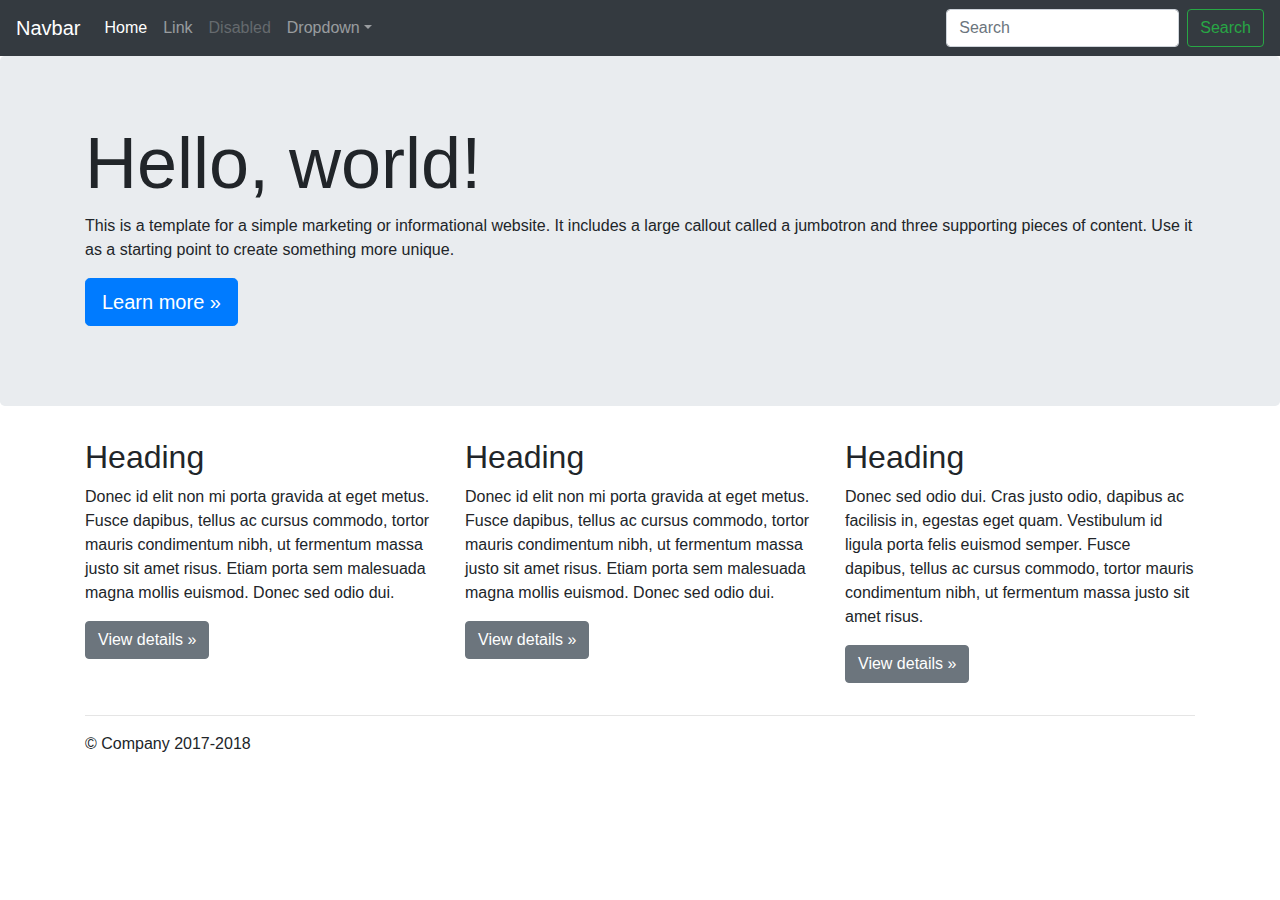
<file: assets/vendor/bootstrap/bootstrap-4.0.0/docs/4.0/examples/jumbotron/index.html>
<!doctype html>
<html lang="en">
  <head>
    <meta charset="utf-8">
    <meta name="viewport" content="width=device-width, initial-scale=1, shrink-to-fit=no">
    <meta name="description" content="">
    <meta name="author" content="">
    <link rel="icon" href="../../../../favicon.ico">

    <title>Jumbotron Template for Bootstrap</title>

    <!-- Bootstrap core CSS -->
    <link href="../../../../dist/css/bootstrap.min.css" rel="stylesheet">

    <!-- Custom styles for this template -->
    <link href="jumbotron.css" rel="stylesheet">
  </head>

  <body>

    <nav class="navbar navbar-expand-md navbar-dark fixed-top bg-dark">
      <a class="navbar-brand" href="#">Navbar</a>
      <button class="navbar-toggler" type="button" data-toggle="collapse" data-target="#navbarsExampleDefault" aria-controls="navbarsExampleDefault" aria-expanded="false" aria-label="Toggle navigation">
        <span class="navbar-toggler-icon"></span>
      </button>

      <div class="collapse navbar-collapse" id="navbarsExampleDefault">
        <ul class="navbar-nav mr-auto">
          <li class="nav-item active">
            <a class="nav-link" href="#">Home <span class="sr-only">(current)</span></a>
          </li>
          <li class="nav-item">
            <a class="nav-link" href="#">Link</a>
          </li>
          <li class="nav-item">
            <a class="nav-link disabled" href="#">Disabled</a>
          </li>
          <li class="nav-item dropdown">
            <a class="nav-link dropdown-toggle" href="http://example.com" id="dropdown01" data-toggle="dropdown" aria-haspopup="true" aria-expanded="false">Dropdown</a>
            <div class="dropdown-menu" aria-labelledby="dropdown01">
              <a class="dropdown-item" href="#">Action</a>
              <a class="dropdown-item" href="#">Another action</a>
              <a class="dropdown-item" href="#">Something else here</a>
            </div>
          </li>
        </ul>
        <form class="form-inline my-2 my-lg-0">
          <input class="form-control mr-sm-2" type="text" placeholder="Search" aria-label="Search">
          <button class="btn btn-outline-success my-2 my-sm-0" type="submit">Search</button>
        </form>
      </div>
    </nav>

    <main role="main">

      <!-- Main jumbotron for a primary marketing message or call to action -->
      <div class="jumbotron">
        <div class="container">
          <h1 class="display-3">Hello, world!</h1>
          <p>This is a template for a simple marketing or informational website. It includes a large callout called a jumbotron and three supporting pieces of content. Use it as a starting point to create something more unique.</p>
          <p><a class="btn btn-primary btn-lg" href="#" role="button">Learn more &raquo;</a></p>
        </div>
      </div>

      <div class="container">
        <!-- Example row of columns -->
        <div class="row">
          <div class="col-md-4">
            <h2>Heading</h2>
            <p>Donec id elit non mi porta gravida at eget metus. Fusce dapibus, tellus ac cursus commodo, tortor mauris condimentum nibh, ut fermentum massa justo sit amet risus. Etiam porta sem malesuada magna mollis euismod. Donec sed odio dui. </p>
            <p><a class="btn btn-secondary" href="#" role="button">View details &raquo;</a></p>
          </div>
          <div class="col-md-4">
            <h2>Heading</h2>
            <p>Donec id elit non mi porta gravida at eget metus. Fusce dapibus, tellus ac cursus commodo, tortor mauris condimentum nibh, ut fermentum massa justo sit amet risus. Etiam porta sem malesuada magna mollis euismod. Donec sed odio dui. </p>
            <p><a class="btn btn-secondary" href="#" role="button">View details &raquo;</a></p>
          </div>
          <div class="col-md-4">
            <h2>Heading</h2>
            <p>Donec sed odio dui. Cras justo odio, dapibus ac facilisis in, egestas eget quam. Vestibulum id ligula porta felis euismod semper. Fusce dapibus, tellus ac cursus commodo, tortor mauris condimentum nibh, ut fermentum massa justo sit amet risus.</p>
            <p><a class="btn btn-secondary" href="#" role="button">View details &raquo;</a></p>
          </div>
        </div>

        <hr>

      </div> <!-- /container -->

    </main>

    <footer class="container">
      <p>&copy; Company 2017-2018</p>
    </footer>

    <!-- Bootstrap core JavaScript
    ================================================== -->
    <!-- Placed at the end of the document so the pages load faster -->
    <script src="https://code.jquery.com/jquery-3.2.1.slim.min.js" integrity="sha384-KJ3o2DKtIkvYIK3UENzmM7KCkRr/rE9/Qpg6aAZGJwFDMVNA/GpGFF93hXpG5KkN" crossorigin="anonymous"></script>
    <script>window.jQuery || document.write('<script src="../../../../assets/js/vendor/jquery-slim.min.js"><\/script>')</script>
    <script src="../../../../assets/js/vendor/popper.min.js"></script>
    <script src="../../../../dist/js/bootstrap.min.js"></script>
  </body>
</html>
</file>
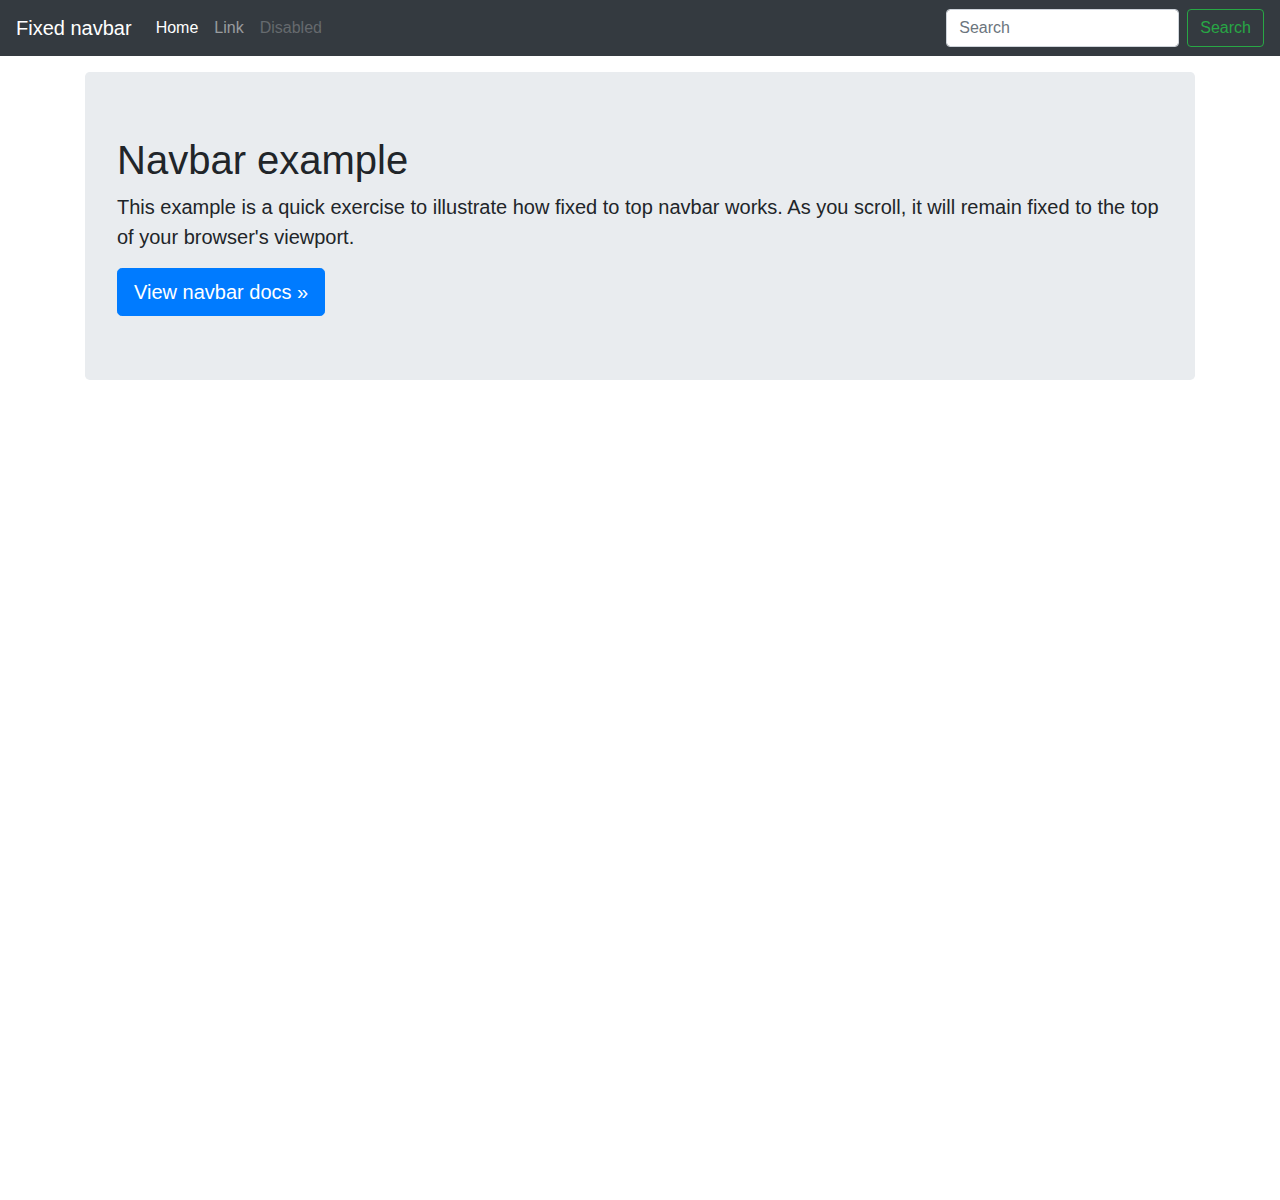
<file: assets/vendor/bootstrap/bootstrap-4.0.0/docs/4.0/examples/navbar-fixed/index.html>
<!doctype html>
<html lang="en">
  <head>
    <meta charset="utf-8">
    <meta name="viewport" content="width=device-width, initial-scale=1, shrink-to-fit=no">
    <meta name="description" content="">
    <meta name="author" content="">
    <link rel="icon" href="../../../../favicon.ico">

    <title>Fixed top navbar example for Bootstrap</title>

    <!-- Bootstrap core CSS -->
    <link href="../../../../dist/css/bootstrap.min.css" rel="stylesheet">

    <!-- Custom styles for this template -->
    <link href="navbar-top-fixed.css" rel="stylesheet">
  </head>

  <body>

    <nav class="navbar navbar-expand-md navbar-dark fixed-top bg-dark">
      <a class="navbar-brand" href="#">Fixed navbar</a>
      <button class="navbar-toggler" type="button" data-toggle="collapse" data-target="#navbarCollapse" aria-controls="navbarCollapse" aria-expanded="false" aria-label="Toggle navigation">
        <span class="navbar-toggler-icon"></span>
      </button>
      <div class="collapse navbar-collapse" id="navbarCollapse">
        <ul class="navbar-nav mr-auto">
          <li class="nav-item active">
            <a class="nav-link" href="#">Home <span class="sr-only">(current)</span></a>
          </li>
          <li class="nav-item">
            <a class="nav-link" href="#">Link</a>
          </li>
          <li class="nav-item">
            <a class="nav-link disabled" href="#">Disabled</a>
          </li>
        </ul>
        <form class="form-inline mt-2 mt-md-0">
          <input class="form-control mr-sm-2" type="text" placeholder="Search" aria-label="Search">
          <button class="btn btn-outline-success my-2 my-sm-0" type="submit">Search</button>
        </form>
      </div>
    </nav>

    <main role="main" class="container">
      <div class="jumbotron">
        <h1>Navbar example</h1>
        <p class="lead">This example is a quick exercise to illustrate how fixed to top navbar works. As you scroll, it will remain fixed to the top of your browser's viewport.</p>
        <a class="btn btn-lg btn-primary" href="../../components/navbar/" role="button">View navbar docs &raquo;</a>
      </div>
    </main>

    <!-- Bootstrap core JavaScript
    ================================================== -->
    <!-- Placed at the end of the document so the pages load faster -->
    <script src="https://code.jquery.com/jquery-3.2.1.slim.min.js" integrity="sha384-KJ3o2DKtIkvYIK3UENzmM7KCkRr/rE9/Qpg6aAZGJwFDMVNA/GpGFF93hXpG5KkN" crossorigin="anonymous"></script>
    <script>window.jQuery || document.write('<script src="../../../../assets/js/vendor/jquery-slim.min.js"><\/script>')</script>
    <script src="../../../../assets/js/vendor/popper.min.js"></script>
    <script src="../../../../dist/js/bootstrap.min.js"></script>
  </body>
</html>
</file>
<file: assets/vendor/bootstrap/bootstrap-4.0.0/docs/4.0/examples/album/album.css>
:root {
  --jumbotron-padding-y: 3rem;
}

.jumbotron {
  padding-top: var(--jumbotron-padding-y);
  padding-bottom: var(--jumbotron-padding-y);
  margin-bottom: 0;
  background-color: #fff;
}
@media (min-width: 768px) {
  .jumbotron {
    padding-top: calc(var(--jumbotron-padding-y) * 2);
    padding-bottom: calc(var(--jumbotron-padding-y) * 2);
  }
}

.jumbotron p:last-child {
  margin-bottom: 0;
}

.jumbotron-heading {
  font-weight: 300;
}

.jumbotron .container {
  max-width: 40rem;
}

footer {
  padding-top: 3rem;
  padding-bottom: 3rem;
}

footer p {
  margin-bottom: .25rem;
}

.box-shadow { box-shadow: 0 .25rem .75rem rgba(0, 0, 0, .05); }
</file>
<file: assets/vendor/bootstrap/bootstrap-4.0.0/docs/4.0/examples/blog/blog.css>
/* stylelint-disable selector-list-comma-newline-after */

.blog-header {
  line-height: 1;
  border-bottom: 1px solid #e5e5e5;
}

.blog-header-logo {
  font-family: "Playfair Display", Georgia, "Times New Roman", serif;
  font-size: 2.25rem;
}

.blog-header-logo:hover {
  text-decoration: none;
}

h1, h2, h3, h4, h5, h6 {
  font-family: "Playfair Display", Georgia, "Times New Roman", serif;
}

.display-4 {
  font-size: 2.5rem;
}
@media (min-width: 768px) {
  .display-4 {
    font-size: 3rem;
  }
}

.nav-scroller {
  position: relative;
  z-index: 2;
  height: 2.75rem;
  overflow-y: hidden;
}

.nav-scroller .nav {
  display: -webkit-box;
  display: -ms-flexbox;
  display: flex;
  -ms-flex-wrap: nowrap;
  flex-wrap: nowrap;
  padding-bottom: 1rem;
  margin-top: -1px;
  overflow-x: auto;
  text-align: center;
  white-space: nowrap;
  -webkit-overflow-scrolling: touch;
}

.nav-scroller .nav-link {
  padding-top: .75rem;
  padding-bottom: .75rem;
  font-size: .875rem;
}

.card-img-right {
  height: 100%;
  border-radius: 0 3px 3px 0;
}

.flex-auto {
  -ms-flex: 0 0 auto;
  -webkit-box-flex: 0;
  flex: 0 0 auto;
}

.h-250 { height: 250px; }
@media (min-width: 768px) {
  .h-md-250 { height: 250px; }
}

.border-top { border-top: 1px solid #e5e5e5; }
.border-bottom { border-bottom: 1px solid #e5e5e5; }

.box-shadow { box-shadow: 0 .25rem .75rem rgba(0, 0, 0, .05); }

/*
 * Blog name and description
 */
.blog-title {
  margin-bottom: 0;
  font-size: 2rem;
  font-weight: 400;
}
.blog-description {
  font-size: 1.1rem;
  color: #999;
}

@media (min-width: 40em) {
  .blog-title {
    font-size: 3.5rem;
  }
}

/* Pagination */
.blog-pagination {
  margin-bottom: 4rem;
}
.blog-pagination > .btn {
  border-radius: 2rem;
}

/*
 * Blog posts
 */
.blog-post {
  margin-bottom: 4rem;
}
.blog-post-title {
  margin-bottom: .25rem;
  font-size: 2.5rem;
}
.blog-post-meta {
  margin-bottom: 1.25rem;
  color: #999;
}

/*
 * Footer
 */
.blog-footer {
  padding: 2.5rem 0;
  color: #999;
  text-align: center;
  background-color: #f9f9f9;
  border-top: .05rem solid #e5e5e5;
}
.blog-footer p:last-child {
  margin-bottom: 0;
}
</file>
<file: assets/vendor/bootstrap/bootstrap-4.0.0/docs/4.0/examples/carousel/carousel.css>
/* GLOBAL STYLES
-------------------------------------------------- */
/* Padding below the footer and lighter body text */

body {
  padding-top: 3rem;
  padding-bottom: 3rem;
  color: #5a5a5a;
}


/* CUSTOMIZE THE CAROUSEL
-------------------------------------------------- */

/* Carousel base class */
.carousel {
  margin-bottom: 4rem;
}
/* Since positioning the image, we need to help out the caption */
.carousel-caption {
  bottom: 3rem;
  z-index: 10;
}

/* Declare heights because of positioning of img element */
.carousel-item {
  height: 32rem;
  background-color: #777;
}
.carousel-item > img {
  position: absolute;
  top: 0;
  left: 0;
  min-width: 100%;
  height: 32rem;
}


/* MARKETING CONTENT
-------------------------------------------------- */

/* Center align the text within the three columns below the carousel */
.marketing .col-lg-4 {
  margin-bottom: 1.5rem;
  text-align: center;
}
.marketing h2 {
  font-weight: 400;
}
.marketing .col-lg-4 p {
  margin-right: .75rem;
  margin-left: .75rem;
}


/* Featurettes
------------------------- */

.featurette-divider {
  margin: 5rem 0; /* Space out the Bootstrap <hr> more */
}

/* Thin out the marketing headings */
.featurette-heading {
  font-weight: 300;
  line-height: 1;
  letter-spacing: -.05rem;
}


/* RESPONSIVE CSS
-------------------------------------------------- */

@media (min-width: 40em) {
  /* Bump up size of carousel content */
  .carousel-caption p {
    margin-bottom: 1.25rem;
    font-size: 1.25rem;
    line-height: 1.4;
  }

  .featurette-heading {
    font-size: 50px;
  }
}

@media (min-width: 62em) {
  .featurette-heading {
    margin-top: 7rem;
  }
}
</file>
<file: assets/vendor/bootstrap/bootstrap-4.0.0/docs/4.0/examples/cover/cover.css>
/*
 * Globals
 */

/* Links */
a,
a:focus,
a:hover {
  color: #fff;
}

/* Custom default button */
.btn-secondary,
.btn-secondary:hover,
.btn-secondary:focus {
  color: #333;
  text-shadow: none; /* Prevent inheritance from `body` */
  background-color: #fff;
  border: .05rem solid #fff;
}


/*
 * Base structure
 */

html,
body {
  height: 100%;
  background-color: #333;
}

body {
  display: -ms-flexbox;
  display: -webkit-box;
  display: flex;
  -ms-flex-pack: center;
  -webkit-box-pack: center;
  justify-content: center;
  color: #fff;
  text-shadow: 0 .05rem .1rem rgba(0, 0, 0, .5);
  box-shadow: inset 0 0 5rem rgba(0, 0, 0, .5);
}

.cover-container {
  max-width: 42em;
}


/*
 * Header
 */
.masthead {
  margin-bottom: 2rem;
}

.masthead-brand {
  margin-bottom: 0;
}

.nav-masthead .nav-link {
  padding: .25rem 0;
  font-weight: 700;
  color: rgba(255, 255, 255, .5);
  background-color: transparent;
  border-bottom: .25rem solid transparent;
}

.nav-masthead .nav-link:hover,
.nav-masthead .nav-link:focus {
  border-bottom-color: rgba(255, 255, 255, .25);
}

.nav-masthead .nav-link + .nav-link {
  margin-left: 1rem;
}

.nav-masthead .active {
  color: #fff;
  border-bottom-color: #fff;
}

@media (min-width: 48em) {
  .masthead-brand {
    float: left;
  }
  .nav-masthead {
    float: right;
  }
}


/*
 * Cover
 */
.cover {
  padding: 0 1.5rem;
}
.cover .btn-lg {
  padding: .75rem 1.25rem;
  font-weight: 700;
}


/*
 * Footer
 */
.mastfoot {
  color: rgba(255, 255, 255, .5);
}
</file>
<file: assets/vendor/bootstrap/bootstrap-4.0.0/docs/4.0/examples/grid/grid.css>
body {
  padding-top: 2rem;
  padding-bottom: 2rem;
}

h3 {
  margin-top: 2rem;
}

.row {
  margin-bottom: 1rem;
}
.row .row {
  margin-top: 1rem;
  margin-bottom: 0;
}
[class*="col-"] {
  padding-top: 1rem;
  padding-bottom: 1rem;
  background-color: rgba(86, 61, 124, .15);
  border: 1px solid rgba(86, 61, 124, .2);
}

hr {
  margin-top: 2rem;
  margin-bottom: 2rem;
}
</file>
<file: assets/vendor/bootstrap/bootstrap-4.0.0/docs/4.0/examples/jumbotron/jumbotron.css>
/* Move down content because we have a fixed navbar that is 3.5rem tall */
body {
  padding-top: 3.5rem;
}
</file>
<file: assets/vendor/bootstrap/bootstrap-4.0.0/docs/4.0/examples/navbar-fixed/navbar-top-fixed.css>
/* Show it is fixed to the top */
body {
  min-height: 75rem;
  padding-top: 4.5rem;
}
</file>
<file: assets/vendor/bootstrap/bootstrap-4.0.0/js/tests/vendor/qunit.css>
/*!
 * QUnit 2.4.1
 * https://qunitjs.com/
 *
 * Copyright jQuery Foundation and other contributors
 * Released under the MIT license
 * https://jquery.org/license
 *
 * Date: 2017-10-22T05:12Z
 */

/** Font Family and Sizes */

#qunit-tests, #qunit-header, #qunit-banner, #qunit-testrunner-toolbar, #qunit-filteredTest, #qunit-userAgent, #qunit-testresult {
	font-family: "Helvetica Neue Light", "HelveticaNeue-Light", "Helvetica Neue", Calibri, Helvetica, Arial, sans-serif;
}

#qunit-testrunner-toolbar, #qunit-filteredTest, #qunit-userAgent, #qunit-testresult, #qunit-tests li { font-size: small; }
#qunit-tests { font-size: smaller; }


/** Resets */

#qunit-tests, #qunit-header, #qunit-banner, #qunit-filteredTest, #qunit-userAgent, #qunit-testresult, #qunit-modulefilter {
	margin: 0;
	padding: 0;
}


/** Header (excluding toolbar) */

#qunit-header {
	padding: 0.5em 0 0.5em 1em;

	color: #8699A4;
	background-color: #0D3349;

	font-size: 1.5em;
	line-height: 1em;
	font-weight: 400;

	border-radius: 5px 5px 0 0;
}

#qunit-header a {
	text-decoration: none;
	color: #C2CCD1;
}

#qunit-header a:hover,
#qunit-header a:focus {
	color: #FFF;
}

#qunit-banner {
	height: 5px;
}

#qunit-filteredTest {
	padding: 0.5em 1em 0.5em 1em;
	color: #366097;
	background-color: #F4FF77;
}

#qunit-userAgent {
	padding: 0.5em 1em 0.5em 1em;
	color: #FFF;
	background-color: #2B81AF;
	text-shadow: rgba(0, 0, 0, 0.5) 2px 2px 1px;
}


/** Toolbar */

#qunit-testrunner-toolbar {
	padding: 0.5em 1em 0.5em 1em;
	color: #5E740B;
	background-color: #EEE;
}

#qunit-testrunner-toolbar .clearfix {
	height: 0;
	clear: both;
}

#qunit-testrunner-toolbar label {
	display: inline-block;
}

#qunit-testrunner-toolbar input[type=checkbox],
#qunit-testrunner-toolbar input[type=radio] {
	margin: 3px;
	vertical-align: -2px;
}

#qunit-testrunner-toolbar input[type=text] {
	box-sizing: border-box;
	height: 1.6em;
}

.qunit-url-config,
.qunit-filter,
#qunit-modulefilter {
	display: inline-block;
	line-height: 2.1em;
}

.qunit-filter,
#qunit-modulefilter {
	float: right;
	position: relative;
	margin-left: 1em;
}

.qunit-url-config label {
	margin-right: 0.5em;
}

#qunit-modulefilter-search {
	box-sizing: border-box;
	width: 400px;
}

#qunit-modulefilter-search-container:after {
	position: absolute;
	right: 0.3em;
	content: "\25bc";
	color: black;
}

#qunit-modulefilter-dropdown {
	/* align with #qunit-modulefilter-search */
	box-sizing: border-box;
	width: 400px;
	position: absolute;
	right: 0;
	top: 50%;
	margin-top: 0.8em;

	border: 1px solid #D3D3D3;
	border-top: none;
	border-radius: 0 0 .25em .25em;
	color: #000;
	background-color: #F5F5F5;
	z-index: 99;
}

#qunit-modulefilter-dropdown a {
	color: inherit;
	text-decoration: none;
}

#qunit-modulefilter-dropdown .clickable.checked {
	font-weight: bold;
	color: #000;
	background-color: #D2E0E6;
}

#qunit-modulefilter-dropdown .clickable:hover {
	color: #FFF;
	background-color: #0D3349;
}

#qunit-modulefilter-actions {
	display: block;
	overflow: auto;

	/* align with #qunit-modulefilter-dropdown-list */
	font: smaller/1.5em sans-serif;
}

#qunit-modulefilter-dropdown #qunit-modulefilter-actions > * {
	box-sizing: border-box;
	max-height: 2.8em;
	display: block;
	padding: 0.4em;
}

#qunit-modulefilter-dropdown #qunit-modulefilter-actions > button {
	float: right;
	font: inherit;
}

#qunit-modulefilter-dropdown #qunit-modulefilter-actions > :last-child {
	/* insert padding to align with checkbox margins */
	padding-left: 3px;
}

#qunit-modulefilter-dropdown-list {
	max-height: 200px;
	overflow-y: auto;
	margin: 0;
	border-top: 2px groove threedhighlight;
	padding: 0.4em 0 0;
	font: smaller/1.5em sans-serif;
}

#qunit-modulefilter-dropdown-list li {
	white-space: nowrap;
	overflow: hidden;
	text-overflow: ellipsis;
}

#qunit-modulefilter-dropdown-list .clickable {
	display: block;
	padding-left: 0.15em;
}


/** Tests: Pass/Fail */

#qunit-tests {
	list-style-position: inside;
}

#qunit-tests li {
	padding: 0.4em 1em 0.4em 1em;
	border-bottom: 1px solid #FFF;
	list-style-position: inside;
}

#qunit-tests > li {
	display: none;
}

#qunit-tests li.running,
#qunit-tests li.pass,
#qunit-tests li.fail,
#qunit-tests li.skipped,
#qunit-tests li.aborted {
	display: list-item;
}

#qunit-tests.hidepass {
	position: relative;
}

#qunit-tests.hidepass li.running,
#qunit-tests.hidepass li.pass:not(.todo) {
	visibility: hidden;
	position: absolute;
	width:   0;
	height:  0;
	padding: 0;
	border:  0;
	margin:  0;
}

#qunit-tests li strong {
	cursor: pointer;
}

#qunit-tests li.skipped strong {
	cursor: default;
}

#qunit-tests li a {
	padding: 0.5em;
	color: #C2CCD1;
	text-decoration: none;
}

#qunit-tests li p a {
	padding: 0.25em;
	color: #6B6464;
}
#qunit-tests li a:hover,
#qunit-tests li a:focus {
	color: #000;
}

#qunit-tests li .runtime {
	float: right;
	font-size: smaller;
}

.qunit-assert-list {
	margin-top: 0.5em;
	padding: 0.5em;

	background-color: #FFF;

	border-radius: 5px;
}

.qunit-source {
	margin: 0.6em 0 0.3em;
}

.qunit-collapsed {
	display: none;
}

#qunit-tests table {
	border-collapse: collapse;
	margin-top: 0.2em;
}

#qunit-tests th {
	text-align: right;
	vertical-align: top;
	padding: 0 0.5em 0 0;
}

#qunit-tests td {
	vertical-align: top;
}

#qunit-tests pre {
	margin: 0;
	white-space: pre-wrap;
	word-wrap: break-word;
}

#qunit-tests del {
	color: #374E0C;
	background-color: #E0F2BE;
	text-decoration: none;
}

#qunit-tests ins {
	color: #500;
	background-color: #FFCACA;
	text-decoration: none;
}

/*** Test Counts */

#qunit-tests b.counts                       { color: #000; }
#qunit-tests b.passed                       { color: #5E740B; }
#qunit-tests b.failed                       { color: #710909; }

#qunit-tests li li {
	padding: 5px;
	background-color: #FFF;
	border-bottom: none;
	list-style-position: inside;
}

/*** Passing Styles */

#qunit-tests li li.pass {
	color: #3C510C;
	background-color: #FFF;
	border-left: 10px solid #C6E746;
}

#qunit-tests .pass                          { color: #528CE0; background-color: #D2E0E6; }
#qunit-tests .pass .test-name               { color: #366097; }

#qunit-tests .pass .test-actual,
#qunit-tests .pass .test-expected           { color: #999; }

#qunit-banner.qunit-pass                    { background-color: #C6E746; }

/*** Failing Styles */

#qunit-tests li li.fail {
	color: #710909;
	background-color: #FFF;
	border-left: 10px solid #EE5757;
	white-space: pre;
}

#qunit-tests > li:last-child {
	border-radius: 0 0 5px 5px;
}

#qunit-tests .fail                          { color: #000; background-color: #EE5757; }
#qunit-tests .fail .test-name,
#qunit-tests .fail .module-name             { color: #000; }

#qunit-tests .fail .test-actual             { color: #EE5757; }
#qunit-tests .fail .test-expected           { color: #008000; }

#qunit-banner.qunit-fail                    { background-color: #EE5757; }


/*** Aborted tests */
#qunit-tests .aborted { color: #000; background-color: orange; }
/*** Skipped tests */

#qunit-tests .skipped {
	background-color: #EBECE9;
}

#qunit-tests .qunit-todo-label,
#qunit-tests .qunit-skipped-label {
	background-color: #F4FF77;
	display: inline-block;
	font-style: normal;
	color: #366097;
	line-height: 1.8em;
	padding: 0 0.5em;
	margin: -0.4em 0.4em -0.4em 0;
}

#qunit-tests .qunit-todo-label {
	background-color: #EEE;
}

/** Result */

#qunit-testresult {
	color: #2B81AF;
	background-color: #D2E0E6;

	border-bottom: 1px solid #FFF;
}
#qunit-testresult .clearfix {
	height: 0;
	clear: both;
}
#qunit-testresult .module-name {
	font-weight: 700;
}
#qunit-testresult-display {
	padding: 0.5em 1em 0.5em 1em;
	width: 85%;
	float:left;
}
#qunit-testresult-controls {
	padding: 0.5em 1em 0.5em 1em;
  width: 10%;
	float:left;
}

/** Fixture */

#qunit-fixture {
	position: absolute;
	top: -10000px;
	left: -10000px;
	width: 1000px;
	height: 1000px;
}
</file>
